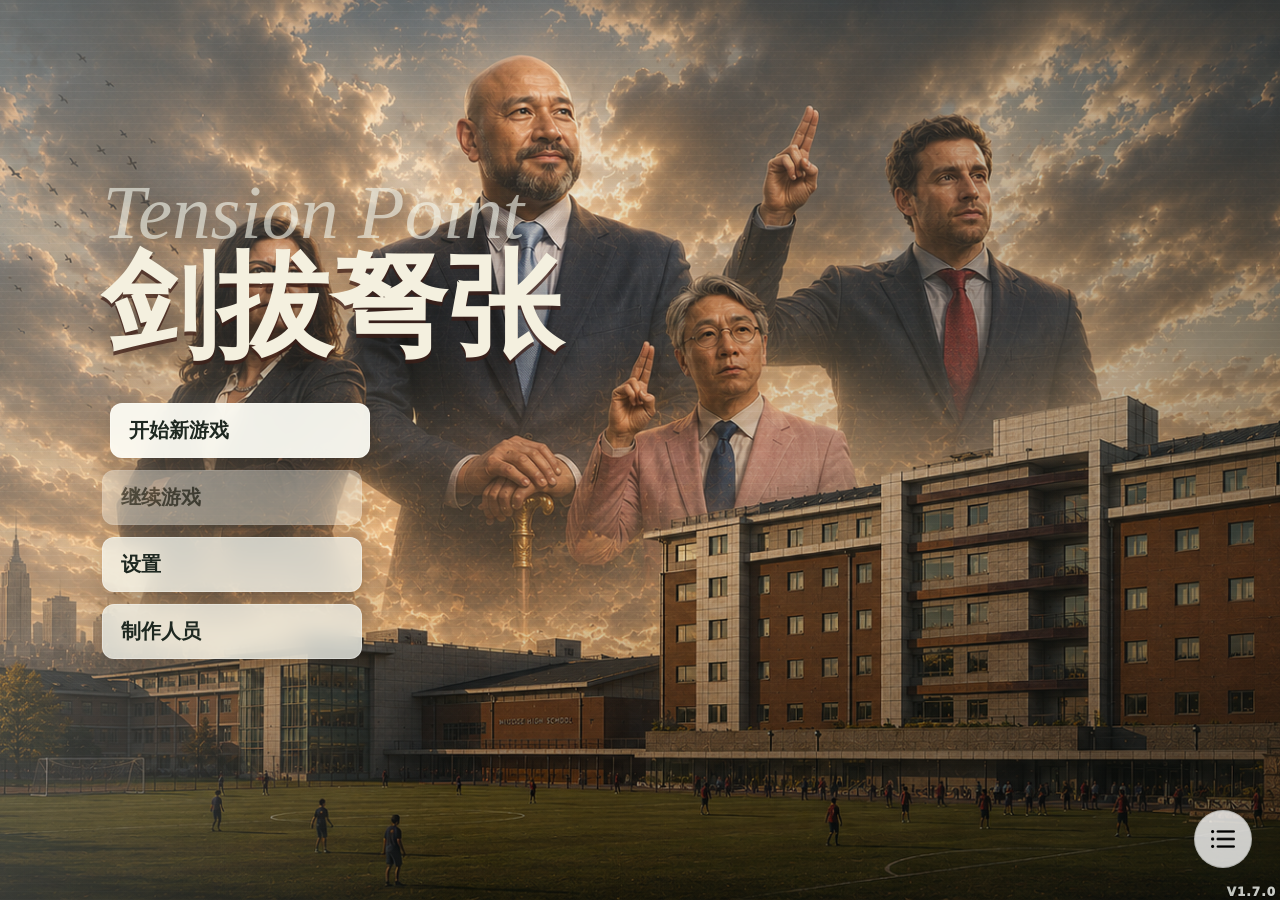
<file: index.html>
<!doctype html>
<html lang="zh-CN">
  <head>
    <meta charset="UTF-8" />
    <meta name="viewport" content="width=device-width, initial-scale=1.0" />
    <meta name="description" content="《剑拔弩张》是一款校园政治与组织管理策略模拟游戏。招募学生、建立行动小队、发展组织势力、管理信任与压力，并通过宣传、侦查、集会等行动扩大你的影响力。">
    <meta name="keywords" content="TCIS, 剑拔弩张, Tension Point, 校园政治, 策略游戏, 模拟游戏, 学生组织, 学生会, 派系管理, 组织管理, 行动小队, 招募系统, 信任度系统, 压力系统, browser game, web game, strategy game, Taejon Christian International School, Daejon Christian International School">
    <meta name="author" content="Umbra">
    <meta name="robots" content="index,follow">
    <meta property="og:title" content="剑拔弩张 Tension Point">
    <meta property="og:description" content="校园政治与组织管理策略模拟网页游戏。招募学生、建立行动小队、管理信任与压力，并通过宣传、侦查、集会扩大影响力。">
    <meta property="og:type" content="website">
    <meta property="og:image" content="https://tcis.gaschamber.online/assets/主页.png">
    <meta name="theme-color" content="#eef2ea">
    <meta name="twitter:card" content="summary_large_image">
    <meta name="twitter:title" content="剑拔弩张 Tension Point">
    <meta name="twitter:description" content="校园政治与组织管理策略模拟网页游戏。招募学生、建立行动小队、管理信任与压力，并通过宣传、侦查、集会扩大影响力。">
    <meta name="twitter:image" content="https://tcis.gaschamber.online/assets/主页.png">
    <title>剑拔弩张 Tension Point | 校园政治策略模拟网页游戏</title>
    <link rel="canonical" href="https://tcis.gaschamber.online/">
    <link rel="icon" href="favicon.ico" sizes="any" />
    <link rel="stylesheet" href="style.css" />
  </head>
  <body>
    <section id="loadingScreen" class="loading-screen" aria-label="资源加载中" data-i18n-aria-label="loading.label">
      <div class="loading-core">
        <div class="loading-spinner" aria-hidden="true"></div>
        <div class="loading-percent" id="loadingPercent">0%</div>
        <div class="loading-bar" aria-hidden="true">
          <i id="loadingFill"></i>
        </div>
        <p id="loadingStatus" data-i18n="loading.checking">正在检查校园档案...</p>
        <button id="loadingContinue" class="loading-continue" type="button" data-i18n="common.continue" hidden>继续进入</button>
      </div>
    </section>

    <section id="mobileNotice" class="mobile-notice" aria-label="移动端提示" data-i18n-aria-label="mobile.label" hidden>
      <article class="mobile-notice-card" role="dialog" aria-modal="true" aria-labelledby="mobileNoticeTitle">
        <span class="mobile-notice-kicker">DEVICE NOTICE</span>
        <h2 id="mobileNoticeTitle" data-i18n="mobile.title">检测到移动端设备</h2>
        <p data-i18n="mobile.body">
          当前设备可能无法获得完整游戏体验。部分按钮、地图拖动、右键菜单或快捷键功能可能无法正常工作。
          建议使用电脑端或横屏模式游玩，以获得最佳体验。
        </p>
        <button id="mobileNoticeConfirm" type="button" data-i18n="mobile.confirm">我已知晓</button>
      </article>
    </section>

    <section id="mainMenu" class="main-menu" aria-label="主菜单" data-i18n-aria-label="menu.label">
      <div class="title-block">
        <p>Tension Point</p>
        <h1>剑拔弩张</h1>
      </div>

      <nav class="main-options" aria-label="主菜单选项">
        <button id="startGame" class="menu-option active" type="button" data-i18n="menu.start">开始新游戏</button>
        <button class="menu-option disabled" type="button" data-i18n="menu.continue" disabled>继续游戏</button>
        <button id="openSettings" class="menu-option" type="button" data-i18n="menu.settings">设置</button>
        <button id="showCredits" class="menu-option" type="button" data-i18n="menu.credits">制作人员</button>
      </nav>
    </section>

    <nav id="quickDock" class="quick-dock" aria-label="主页快捷菜单" data-i18n-aria-label="dock.label">
      <div class="quick-dock-panel" aria-hidden="true">
        <button id="quickDockWiki" class="quick-dock-item" type="button" aria-label="百科" data-label="百科" data-i18n-aria-label="dock.wiki" data-i18n-data-label="dock.wiki">
          <img src="assets/icon/wiki.png" alt="" />
        </button>
        <button id="quickDockUpdate" class="quick-dock-item" type="button" aria-label="更新日志" data-label="更新日志" data-i18n-aria-label="dock.updates" data-i18n-data-label="dock.updates">
          <img src="assets/icon/update.png" alt="" />
        </button>
        <button class="quick-dock-item" type="button" aria-label="报告问题" data-label="报告问题" data-i18n-aria-label="dock.bug" data-i18n-data-label="dock.bug">
          <img src="assets/icon/bug.png" alt="" />
        </button>
      </div>
      <button id="quickDockToggle" class="quick-dock-toggle" type="button" aria-label="展开快捷菜单" aria-expanded="false" data-i18n-aria-label="dock.expand">
        <img src="assets/icon/收起.png" alt="" />
      </button>
    </nav>

    <section id="updateLogOverlay" class="update-log-overlay" aria-label="更新日志" data-i18n-aria-label="dock.updates" hidden>
      <article class="update-log-modal" role="dialog" aria-modal="true" aria-labelledby="updateLogTitle">
        <button id="closeUpdateLog" class="update-log-close" type="button" aria-label="关闭更新日志" data-i18n-aria-label="updates.close">×</button>
        <header class="update-log-header">
          <span>SYSTEM CHANGELOG</span>
          <h2 id="updateLogTitle" data-i18n="updates.archive">版本档案</h2>
        </header>
        <div id="updateLogContent" class="update-log-content"></div>
      </article>
    </section>

    <section id="wikiOverlay" class="wiki-overlay" aria-label="百科" data-i18n-aria-label="wiki.overlayLabel" hidden>
      <article class="wiki-modal" role="dialog" aria-modal="true" aria-labelledby="wikiOverlayTitle">
        <header class="wiki-modal-header">
          <div>
            <span>FIELD WIKI</span>
            <h2 id="wikiOverlayTitle" data-i18n="wiki.archive">校园档案库</h2>
          </div>
          <div class="wiki-modal-actions">
            <a class="wiki-fullscreen-link" href="/wiki/" target="_self" data-i18n="wiki.fullscreen">全屏打开</a>
            <button id="closeWikiOverlay" class="wiki-close" type="button" aria-label="关闭百科" data-i18n-aria-label="wiki.close">×</button>
          </div>
        </header>
        <iframe id="wikiFrame" class="wiki-frame" title="剑拔弩张百科" src="about:blank"></iframe>
      </article>
    </section>

    <div id="globalVersionBadge" class="global-version-badge" aria-label="当前版本">V1.7.0</div>

    <section id="factionSelect" class="faction-select" aria-label="选择阵营" data-i18n-aria-label="faction.choose" hidden>
      <div class="faction-header">
        <h2 data-i18n="faction.choose">选择你的阵营</h2>
        <p>CHOOSE YOUR FACTION</p>
      </div>

      <article class="faction-side faction-faculty" aria-label="老师阵营" data-i18n-aria-label="faction.faculty">
        <img class="faction-bg" src="assets/老师阵营背景.png" alt="" />
        <div class="faction-shade"></div>
        <img class="faction-logo" src="assets/老师阵营logo.png" alt="" />
        <img class="faction-representative" src="assets/老师代表.png" alt="" />
        <div class="faction-copy">
          <span>FACTION 01</span>
          <h3 data-i18n="faction.faculty">老师阵营</h3>
          <p class="faction-en">FACULTY FACTION</p>
          <p class="faction-values" data-i18n="faction.facultyValues">信仰 · 责任 · 引导</p>
          <p class="faction-desc" data-i18n="faction.facultyDescription">秩序需要信念来支撑，学生需要引导来成长。</p>
        </div>
        <button id="selectFaculty" class="faction-button faculty-button" type="button">
          <strong data-i18n="faction.joinFaculty">加入老师阵营</strong>
          <span>JOIN THE FACULTY</span>
        </button>
      </article>

      <article class="faction-side faction-students" aria-label="学生阵营" data-i18n-aria-label="faction.students">
        <img class="faction-bg" src="assets/学生阵营背景.png" alt="" />
        <div class="faction-shade"></div>
        <img class="faction-logo" src="assets/学生阵营logo.png" alt="" />
        <img class="faction-representative" src="assets/学生代表.png" alt="" />
        <div class="faction-copy">
          <span>FACTION 02</span>
          <h3 data-i18n="faction.students">学生阵营</h3>
          <p class="faction-en">STUDENT FACTION</p>
          <p class="faction-values" data-i18n="faction.studentValues">自由 · 反抗 · 改变</p>
          <p class="faction-desc" data-i18n="faction.studentDescription">规则束缚思想，改变源于行动。</p>
        </div>
        <button id="selectStudents" class="faction-button student-button" type="button">
          <strong data-i18n="faction.joinStudents">加入学生阵营</strong>
          <span>JOIN THE STUDENTS</span>
        </button>
      </article>
    </section>

    <section id="settingsPanel" class="settings-panel" aria-label="主页设置" hidden>
      <div class="settings-card">
        <div class="settings-head">
          <h2><img src="assets/icon/音频.png" alt="" /><span data-i18n="settings.title">设置</span></h2>
          <button id="closeSettings" type="button" aria-label="关闭设置" data-i18n-aria-label="settings.close">×</button>
        </div>
        <label class="setting-row" for="languageSelect">
          <span data-i18n="settings.language">语言</span>
          <select id="languageSelect">
            <option value="zh" data-i18n="settings.chinese">中文</option>
            <option value="en" data-i18n="settings.english">English</option>
          </select>
        </label>
        <label class="setting-row" for="musicSelect">
          <span data-i18n="settings.music">音乐</span>
          <select id="musicSelect">
            <option value="0">Aphelion</option>
            <option value="1">Phoenix</option>
            <option value="2">Scott</option>
            <option value="3">There was a time</option>
          </select>
        </label>
        <label class="setting-row" for="playMode">
          <span data-i18n="settings.playMode">播放方式</span>
          <select id="playMode">
            <option value="sequence" data-i18n="settings.sequence">顺序播放</option>
            <option value="loop" data-i18n="settings.loop">循环播放</option>
            <option value="random" data-i18n="settings.random">随机播放</option>
          </select>
        </label>
        <div class="mode-icons" aria-label="播放模式图标">
          <span><img src="assets/icon/音频.png" alt="" /><b data-i18n="settings.sequenceShort">顺序</b></span>
          <span><img src="assets/icon/循环.png" alt="" /><b data-i18n="settings.loopShort">循环</b></span>
          <span><img src="assets/icon/随机.png" alt="" /><b data-i18n="settings.randomShort">随机</b></span>
        </div>
      </div>
    </section>

    <section id="creditsScreen" class="credits-screen" aria-label="制作人员" hidden>
      <button id="backToMenu" class="credits-back" type="button" data-i18n="credits.back">返回主菜单</button>
      <div class="credits-roll">
        <p class="credits-title">《Tension Point》</p>
        <p>A Game By Umbra.</p>

        <h2>Lead Designer</h2>
        <p>Umbra</p>

        <h2>Gameplay Systems</h2>
        <p>Umbra</p>

        <h2>UI / UX Design</h2>
        <p>Umbra</p>

        <h2>Province Mapping</h2>
        <p>Arthur L.</p>

        <h2>Psychological Damage</h2>
        <p>Also Arthur L.</p>
      </div>
    </section>

    <section id="cloudTransition" class="cloud-transition" aria-hidden="true">
      <div class="cloud-bank cloud-bank-left">
        <img src="assets/image/云朵.png" alt="" />
        <img src="assets/image/云朵.png" alt="" />
        <img src="assets/image/云朵.png" alt="" />
        <img src="assets/image/云朵.png" alt="" />
      </div>
      <div class="cloud-bank cloud-bank-right">
        <img src="assets/image/云朵.png" alt="" />
        <img src="assets/image/云朵.png" alt="" />
        <img src="assets/image/云朵.png" alt="" />
        <img src="assets/image/云朵.png" alt="" />
      </div>
    </section>

    <div class="app-shell">
      <header class="topbar">
        <section class="hud-stack" aria-label="全局状态" data-i18n-aria-label="game.globalStatus">
          <div class="hud-row resource-row">
            <article class="resource-chip" title="手机：2">
              <img src="assets/icon/手机.png" alt="" />
              <strong id="phoneCount">10</strong>
            </article>
            <article class="resource-chip" title="金钱：35">
              <img src="assets/icon/钱.png" alt="" />
              <strong id="moneyCount">35</strong>
            </article>
            <article class="resource-chip" title="食物：18">
              <img src="assets/icon/食物.png" alt="" />
              <strong id="foodCount">18</strong>
            </article>
            <article class="resource-chip" title="人数：2">
              <img src="assets/icon/人数.png" alt="" />
              <strong id="memberCount">2</strong>
            </article>
            <article id="pressureChip" class="meter-chip hud-tip-chip">
              <img src="assets/icon/压力.png" alt="" />
              <span data-i18n="student.stress">压力</span>
              <div class="meter"><i id="pressureMeter" style="width: 0%"></i></div>
              <span id="pressureTip" class="hud-tooltip">压力：0%</span>
            </article>
            <article id="fameChip" class="meter-chip fame hud-tip-chip">
              <img src="assets/icon/知名度.png" alt="" />
              <span data-i18n="hud.fame">知名度</span>
              <div class="meter"><i id="fameMeter" style="width: 6%"></i></div>
              <span id="fameTip" class="hud-tooltip">知名度：6%</span>
            </article>
          </div>

          <div class="hud-row status-row">
            <article id="stabilityChip" class="meter-chip hud-tip-chip">
              <img src="assets/icon/稳定度.png" alt="" />
              <span data-i18n="label.stability">稳定度</span>
              <div class="meter"><i id="stabilityMeter" style="width: 0%"></i></div>
              <span id="stabilityTip" class="hud-tooltip">稳定度：0%</span>
            </article>
            <article id="studentSupportChip" class="meter-chip hud-tip-chip">
              <img src="assets/icon/支持率.png" alt="" />
              <span data-i18n="hud.support">学生支持</span>
              <div class="meter"><i id="studentSupportMeter" style="width: 0%"></i></div>
              <span id="studentSupportTip" class="hud-tooltip">学生支持：0%</span>
            </article>
            <article id="awarenessChip" class="meter-chip danger hud-tip-chip">
              <img src="assets/icon/察觉.png" alt="" />
              <span data-i18n="hud.awareness">察觉</span>
              <div class="meter"><i id="awarenessMeter" style="width: 0%"></i></div>
              <span id="awarenessTip" class="hud-tooltip">察觉：0%</span>
            </article>
          </div>
        </section>
      </header>

      <section class="top-actions" aria-label="时间与系统控制" data-i18n-aria-label="game.controls">
        <article id="zoomValue" class="zoom-value" aria-label="地图缩放" data-i18n-aria-label="game.zoom">100%</article>
        <article id="timeChip" class="time-chip" title="第 1 天：上课">
          <img src="assets/icon/时间.png" alt="" />
          <span id="dayLabel">第 1 天</span>
          <strong id="phaseLabel">上课</strong>
        </article>
        <button id="gameSettings" class="action-chip" type="button" aria-label="设置" data-label="设置" data-i18n-aria-label="menu.settings" data-i18n-data-label="menu.settings">
          <img src="assets/icon/设置.png" alt="" />
        </button>
        <div id="speedControl" class="speed-control" style="--speed-index: 1" aria-label="时间速度" data-i18n-aria-label="game.timeSpeed">
          <img id="speedPointer" class="speed-pointer" src="assets/icon/时间指针.png" alt="" />
          <button class="speed-option" type="button" data-speed="0">S</button>
          <span></span>
          <button class="speed-option active" type="button" data-speed="1">1X</button>
          <span></span>
          <button class="speed-option" type="button" data-speed="2">2X</button>
          <span></span>
          <button class="speed-option" type="button" data-speed="5">5X</button>
        </div>
        <button id="pauseToggle" class="action-chip" type="button" aria-label="暂停" data-label="暂停">
          <img id="pauseIcon" src="assets/icon/停.png" alt="" />
        </button>
      </section>

      <section class="day-progress-hud" aria-label="日程进度" data-i18n-aria-label="game.schedule">
        <div id="semesterDayLabel" class="semester-day-label">第一学期 第 1 天</div>
        <div class="day-progress-track">
          <div id="dayProgressFill" class="day-progress-fill"></div>
          <span class="timeline-marker marker-lunch" data-i18n="game.lunch">午饭</span>
          <span class="timeline-marker marker-after" data-i18n="game.afterSchool">放学后</span>
          <span class="timeline-label label-day" data-i18n="game.daytime">白天</span>
          <span class="timeline-label label-night" data-i18n="game.evening">晚上</span>
        </div>
      </section>

      <main class="game-layout">
        <aside class="left-rail" aria-label="战略菜单" data-i18n-aria-label="game.strategyMenu">
          <button class="rail-button active" type="button" aria-label="管理" data-label="管理" data-i18n-aria-label="game.management" data-i18n-data-label="game.management">
            <img src="assets/icon/管理.png" alt="" />
          </button>
          <button id="membersButton" class="rail-button" type="button" aria-label="成员" data-label="成员" data-i18n-aria-label="game.members" data-i18n-data-label="game.members">
            <img src="assets/icon/人数.png" alt="" />
          </button>
          <button id="recruitButton" class="rail-button" type="button" aria-label="招募" data-label="招募" data-i18n-aria-label="game.recruit" data-i18n-data-label="game.recruit">
            <img src="assets/icon/招募.png" alt="" />
          </button>
          <button id="squadButton" class="rail-button" type="button" aria-label="行动小队" data-label="行动小队" data-i18n-aria-label="game.squads" data-i18n-data-label="game.squads">
            <img src="assets/icon/行动小队.png" alt="" />
          </button>
          <button class="rail-button" type="button" aria-label="科技树" data-label="科技树" data-i18n-aria-label="game.techTree" data-i18n-data-label="game.techTree">
            <img src="assets/icon/科技树.png" alt="" />
          </button>
          <button id="mailButton" class="rail-button" type="button" aria-label="邮件" data-label="邮件" data-i18n-aria-label="game.mail" data-i18n-data-label="game.mail">
            <img src="assets/icon/邮件.png" alt="" />
          </button>
        </aside>

        <section class="map-stage" aria-label="校园战略地图" data-i18n-aria-label="game.map">
          <div id="mapViewport" class="map-viewport" tabindex="-1">
            <div id="mapContent" class="map-content">
              <img id="campusMap" class="map-image active" src="assets/学校视图.png" alt="学校卫星战略地图" draggable="false" />
              <img id="campusMapAlt" class="map-image" src="assets/学校视图.png" alt="" draggable="false" aria-hidden="true" />
              <canvas id="highlightCanvas" width="1988" height="791" aria-hidden="true"></canvas>
              <div id="squadMarkerLayer" class="squad-marker-layer" aria-label="行动小队位置"></div>
              <div id="memberMarkerLayer" class="member-marker-layer" aria-hidden="true"></div>
            </div>
          </div>

          <div id="hoverCard" class="hover-card" hidden>
            <strong id="hoverName">区域</strong>
            <span id="hoverFunction">功能</span>
          </div>

        </section>

        <section id="headquartersSelectOverlay" class="headquarters-select-overlay" aria-label="选择小队总部" hidden>
          <div class="crosshair-line horizontal"></div>
          <div class="crosshair-line vertical"></div>
          <div class="crosshair-center"></div>
          <aside class="headquarters-hint">
            <strong>选择小队总部</strong>
            <span id="headquartersHintText">移动地图，让准星中心对准有效地块。按 Enter 完成选择。</span>
          </aside>
        </section>

        <aside id="regionPanel" class="region-popover" aria-label="区域信息" hidden>
          <section class="panel-card selected-region">
            <div class="panel-title">
              <img src="assets/icon/区域.png" alt="" />
              <span data-i18n="region.selected">选中区域</span>
            </div>
            <h2 id="regionName" data-i18n="region.unselected">未选择区域</h2>
            <p id="regionFunction" data-i18n="region.hint">点击地图上的彩色 Province 区域查看基础信息。</p>

            <dl class="region-stats">
              <div>
                <dt><img src="assets/icon/支持率.png" alt="" /><span data-i18n="region.support">支持率</span></dt>
                <dd id="regionSupport">--</dd>
              </div>
              <div>
                <dt><img src="assets/icon/压力.png" alt="" /><span data-i18n="region.pressure">压力</span></dt>
                <dd id="regionPressure">--</dd>
              </div>
              <div>
                <dt><img src="assets/icon/巡逻.png" alt="" /><span data-i18n="region.patrol">巡逻</span></dt>
                <dd id="regionPatrol">--</dd>
              </div>
              <div>
                <dt><img src="assets/icon/人数.png" alt="" /><span data-i18n="region.organizationStudents">组织学生</span></dt>
                <dd><button id="regionMembersButton" class="region-members-button" type="button">--</button></dd>
              </div>
              <div>
                <dt><img src="assets/icon/人.png" alt="" /><span data-i18n="region.studentCount">学生人数</span></dt>
                <dd id="regionStudentCount">--</dd>
              </div>
            </dl>
            <div class="region-actions">
              <button id="regionActionsToggle" class="region-actions-toggle" type="button" aria-expanded="false">
                <span data-i18n="region.actions">行动</span>
                <img id="regionActionsArrow" src="assets/icon/时间指针.png" alt="" />
              </button>
              <div id="regionActionList" class="region-action-list" hidden></div>
            </div>
          </section>
        </aside>

        <aside id="squadInfoPanel" class="squad-info-panel" aria-label="行动小队信息" hidden>
          <section class="panel-card">
            <div class="panel-title squad-info-title">
              <span>
                <img src="assets/icon/行动小队.png" alt="" />
                <span data-i18n="squads.info">行动小队</span>
              </span>
              <button id="squadInfoEdit" class="squad-info-edit" type="button" data-i18n="squads.edit">编辑队伍</button>
            </div>
            <div class="squad-info-head">
              <span id="squadInfoFlag" class="squad-info-flag"></span>
              <div>
                <h2 id="squadInfoName">小队</h2>
                <button id="squadInfoStatus" class="squad-status-button" type="button">状态：--</button>
              </div>
            </div>
            <div id="squadStatusMenu" class="squad-status-menu" hidden></div>
            <dl class="squad-info-stats">
              <div><dt data-i18n="squads.count">人数</dt><dd><button id="squadInfoCount" class="squad-info-count" type="button">--</button></dd></div>
              <div><dt data-i18n="squads.headquarters">总部</dt><dd id="squadInfoHeadquarters">--</dd></div>
              <div><dt data-i18n="squads.stability">稳定度</dt><dd id="squadInfoStability">--</dd></div>
              <div><dt data-i18n="squads.pressure">压力</dt><dd id="squadInfoPressure">--</dd></div>
            </dl>
            <button id="squadInfoMove" class="squad-info-move" type="button" data-i18n="squads.move">移动</button>
          </section>
        </aside>

        <aside id="squadMemberPanel" class="squad-member-panel" aria-label="小队成员列表" hidden>
          <section class="panel-card">
            <div class="panel-title">
              <img src="assets/icon/人数.png" alt="" />
              <span id="squadMemberPanelTitle">小队成员</span>
            </div>
            <div id="squadInfoMembers" class="squad-info-members"></div>
          </section>
        </aside>

        <aside id="regionMemberPanel" class="region-member-panel" aria-label="区域组织学生" hidden>
          <section class="panel-card">
            <div class="panel-title">
              <img src="assets/icon/人数.png" alt="" />
              <span id="regionMemberPanelTitle">组织学生</span>
            </div>
            <div id="regionMemberList" class="region-member-list"></div>
          </section>
        </aside>

        <aside id="recruitPanel" class="recruit-panel" aria-label="招募学生" hidden>
          <div class="recruit-tabs" aria-label="年级筛选">
            <button class="grade-tab active" type="button" data-grade="6">6</button>
            <button class="grade-tab" type="button" data-grade="7">7</button>
            <button class="grade-tab" type="button" data-grade="8">8</button>
            <button class="grade-tab" type="button" data-grade="9">9</button>
            <button class="grade-tab" type="button" data-grade="10">10</button>
            <button class="grade-tab" type="button" data-grade="11">11</button>
            <button class="grade-tab" type="button" data-grade="12">12</button>
          </div>
          <section class="recruit-list-wrap">
            <div class="panel-title">
              <img src="assets/icon/招募.png" alt="" />
              <span id="recruitTitle">6 年级学生</span>
            </div>
            <div id="recruitList" class="recruit-list"></div>
          </section>
        </aside>

        <aside id="membersPanel" class="members-panel" aria-label="成员" hidden>
          <section class="members-list-wrap core-list-wrap">
            <div class="panel-title">
              <img src="assets/icon/人数.png" alt="" />
              <span data-i18n="panel.coreMembers">核心成员</span>
            </div>
            <div id="coreMembersList" class="recruit-list"></div>
          </section>
          <section class="members-list-wrap regular-list-wrap">
            <div class="panel-title">
              <img src="assets/icon/人数.png" alt="" />
              <span data-i18n="panel.members">成员</span>
            </div>
            <div id="membersList" class="recruit-list"></div>
          </section>
        </aside>

        <aside id="mailPanel" class="mail-panel" aria-label="邮件" hidden>
          <section class="mail-list-wrap">
            <div class="panel-title">
              <img src="assets/icon/邮件.png" alt="" />
              <span data-i18n="panel.undergroundMail">地下邮件</span>
            </div>
            <div id="mailList" class="mail-list"></div>
          </section>
        </aside>

        <aside id="squadPanel" class="squad-panel" aria-label="行动小队" hidden>
          <section class="squad-list-wrap">
            <div class="panel-title">
              <img src="assets/icon/行动小队.png" alt="" />
              <span data-i18n="game.squads">行动小队</span>
            </div>
            <div id="squadList" class="squad-list"></div>
          </section>
        </aside>

        <section id="squadCreateModal" class="squad-create-modal" aria-label="创建行动小队" hidden>
          <div class="squad-create-card">
            <div class="squad-create-head">
              <div class="panel-title">
                <img src="assets/icon/行动小队.png" alt="" />
                <span data-i18n="panel.createSquad">创建新的行动小队</span>
              </div>
              <button id="closeSquadCreate" class="squad-close" type="button" aria-label="关闭创建窗口">×</button>
            </div>

            <div class="squad-create-grid">
              <section class="squad-info-column">
                <div class="squad-identity">
                  <button id="squadFlagButton" class="squad-flag-button" type="button" aria-label="更改队旗">
                    <img id="squadFlagImage" src="assets/学生阵营logo.png" alt="" />
                    <span id="squadFlagEmoji" hidden>🏴‍☠️</span>
                  </button>
                  <label class="squad-name-field" for="squadNameInput">
                    <span data-i18n="panel.squadName">队伍名称</span>
                    <input id="squadNameInput" type="text" value="" maxlength="16" placeholder="点击输入文本" data-i18n-placeholder="squads.namePlaceholder" />
                  </label>
                </div>
                <dl id="draftSquadStats" class="squad-stats-grid"></dl>
                <button id="createSquadConfirm" class="create-squad-confirm" type="button" data-i18n="squads.createAction" disabled>创建队伍</button>
                <button id="relocateSquadButton" class="relocate-squad-button" type="button" data-i18n="headquarters.relocate" hidden>迁移新位置</button>
              </section>

              <section class="squad-roster-column">
                <div class="panel-title">
                  <img src="assets/icon/人数.png" alt="" />
                  <span data-i18n="panel.squadMembers">编队成员</span>
                </div>
                <div id="draftSquadMembers" class="draft-squad-members"></div>
              </section>

              <section class="squad-pick-column">
                <div class="panel-title">
                  <img src="assets/icon/人.png" alt="" />
                  <span data-i18n="panel.memberSelection">成员选择</span>
                </div>
                <div id="squadCandidateList" class="squad-candidate-list"></div>
              </section>
            </div>
          </div>
        </section>

        <div id="flagPicker" class="flag-picker" hidden>
          <button type="button" data-flag-type="image" data-flag-value="assets/学生阵营logo.png" data-i18n="squads.defaultFlag">默认</button>
          <button type="button" data-flag-type="emoji" data-flag-value="🏴‍☠️">🏴‍☠️</button>
          <button type="button" data-flag-type="emoji" data-flag-value="🇺🇸">🇺🇸</button>
          <button type="button" data-flag-type="emoji" data-flag-value="🇯🇵">🇯🇵</button>
          <button type="button" data-flag-type="emoji" data-flag-value="🇩🇪">🇩🇪</button>
        </div>

        <div id="squadMemberContext" class="squad-member-context" hidden>
          <button id="removeDraftMember" type="button" data-i18n="squads.removeDraftMember">移出队伍</button>
          <button id="inspectDraftMember" type="button" data-i18n="squads.inspectMember">查看成员信息</button>
        </div>

        <div id="squadListContext" class="squad-member-context" hidden>
          <button id="editSquad" type="button" data-i18n="squads.edit">编辑队伍</button>
          <button id="disbandSquad" type="button" data-i18n="squads.disband">解散队伍</button>
        </div>

        <section id="candidateInfoPopup" class="candidate-info-popup" aria-label="成员信息" hidden></section>

        <aside id="studentDetailPanel" class="student-detail-panel" aria-label="学生信息" hidden>
          <section class="panel-card">
            <div class="panel-title">
              <img src="assets/icon/人.png" alt="" />
              <span data-i18n="student.info">人员信息</span>
            </div>
            <h2 id="studentDetailName">学生</h2>
            <dl class="student-detail-grid">
              <div><dt data-i18n="student.grade">年级</dt><dd id="studentDetailGrade">--</dd></div>
              <div><dt data-i18n="student.personality">性格</dt><dd id="studentDetailPersonality">--</dd></div>
              <div><dt data-i18n="student.faction">派系</dt><dd id="studentDetailFaction">--</dd></div>
              <div><dt data-i18n="student.status">状态</dt><dd id="studentDetailStatus">--</dd></div>
              <div><dt data-i18n="student.trust">信任度</dt><dd id="studentDetailTrust">--</dd></div>
              <div><dt data-i18n="student.stress">压力</dt><dd id="studentDetailStress">--</dd></div>
              <div><dt data-i18n="student.squad">所属小队</dt><dd id="studentDetailSquad">无</dd></div>
              <div id="studentDetailResistanceCard" class="student-detail-hover-card">
                <dt data-i18n="student.resistance">压力抗性</dt>
                <dd id="studentDetailResistance">--</dd>
                <span id="studentDetailResistanceTip" class="student-detail-tip">--</span>
              </div>
            </dl>
            <div class="student-abilities">
              <span id="studentLiterature">文学 --</span>
              <span id="studentEmergency">应急 --</span>
              <span id="studentStrength">体力 --</span>
              <span id="studentVision">视力 --</span>
            </div>
            <section id="positionPanel" class="position-panel" hidden>
              <div class="panel-title">
                <img src="assets/icon/管理.png" alt="" />
                <span data-i18n="student.changeRole">更改职位</span>
              </div>
              <div id="positionOptions" class="position-options"></div>
            </section>
            <div class="student-actions">
              <button id="bribeStudent" class="student-action bribe" type="button" data-i18n="student.bribe">贿赂</button>
              <button id="inviteStudent" class="student-action invite" type="button" data-i18n="student.invite">邀请</button>
              <button id="removeMember" class="student-action leave" type="button" data-i18n="student.leave" hidden>让他离开</button>
            </div>
          </section>
        </aside>

        <section id="confirmModal" class="confirm-modal" aria-label="确认操作" hidden>
          <div class="confirm-card">
            <p id="confirmMessage">确认操作？</p>
            <div class="confirm-actions">
              <button id="cancelConfirm" class="confirm-cancel" type="button" data-i18n="common.cancel">取消</button>
              <button id="acceptConfirm" class="confirm-accept" type="button" data-i18n="common.confirm">确认</button>
            </div>
          </div>
        </section>

        <section id="actionConfirmModal" class="action-confirm-modal" aria-label="区域行动确认" hidden>
          <div class="action-confirm-card">
            <div class="action-confirm-head">
              <h2 id="actionConfirmTitle">行动</h2>
              <button id="closeActionConfirm" type="button" aria-label="关闭行动窗口">×</button>
            </div>
            <p id="actionConfirmBody">你确定要执行行动吗？</p>
            <div id="actionSquadList" class="action-squad-list"></div>
          </div>
        </section>

        <section id="endingScreen" class="ending-screen" aria-label="游戏结局" hidden>
          <div class="ending-card">
            <p id="endingType">平局</p>
            <h2 id="endingTitle">任期结束</h2>
            <span id="endingBody">玩家代表毕业离校，地下组织未能在任期内完成目标。</span>
          </div>
        </section>

        <section id="eventLog" class="event-log" aria-label="事件日志" data-i18n-aria-label="game.eventLog">
          <button id="collapseLog" class="collapse-log" type="button" aria-label="收起日志">
            <img src="assets/icon/收起.png" alt="" />
          </button>
          <div class="panel-title">
            <img src="assets/icon/突发事件.png" alt="" />
            <span data-i18n="log.title">局势日志</span>
          </div>
          <ol id="logList">
            <li><time>07:50</time> <span data-i18n="log.initial1">地下组织建立，初始成员 2 人。</span></li>
            <li><time>08:10</time> <span data-i18n="log.initial2">管理层察觉值保持 0%，校园处于正常状态。</span></li>
            <li><time>08:30</time> <span data-i18n="log.initial3">等待玩家选择第一个 Province 区域。</span></li>
          </ol>
        </section>
        <button id="expandLog" class="expand-log" type="button" aria-label="展开日志" hidden>
          <img src="assets/icon/收起.png" alt="" />
        </button>
      </main>
    </div>

    <script src="i18n.js"></script>
    <script src="game.js"></script>
  </body>
</html>
</file>
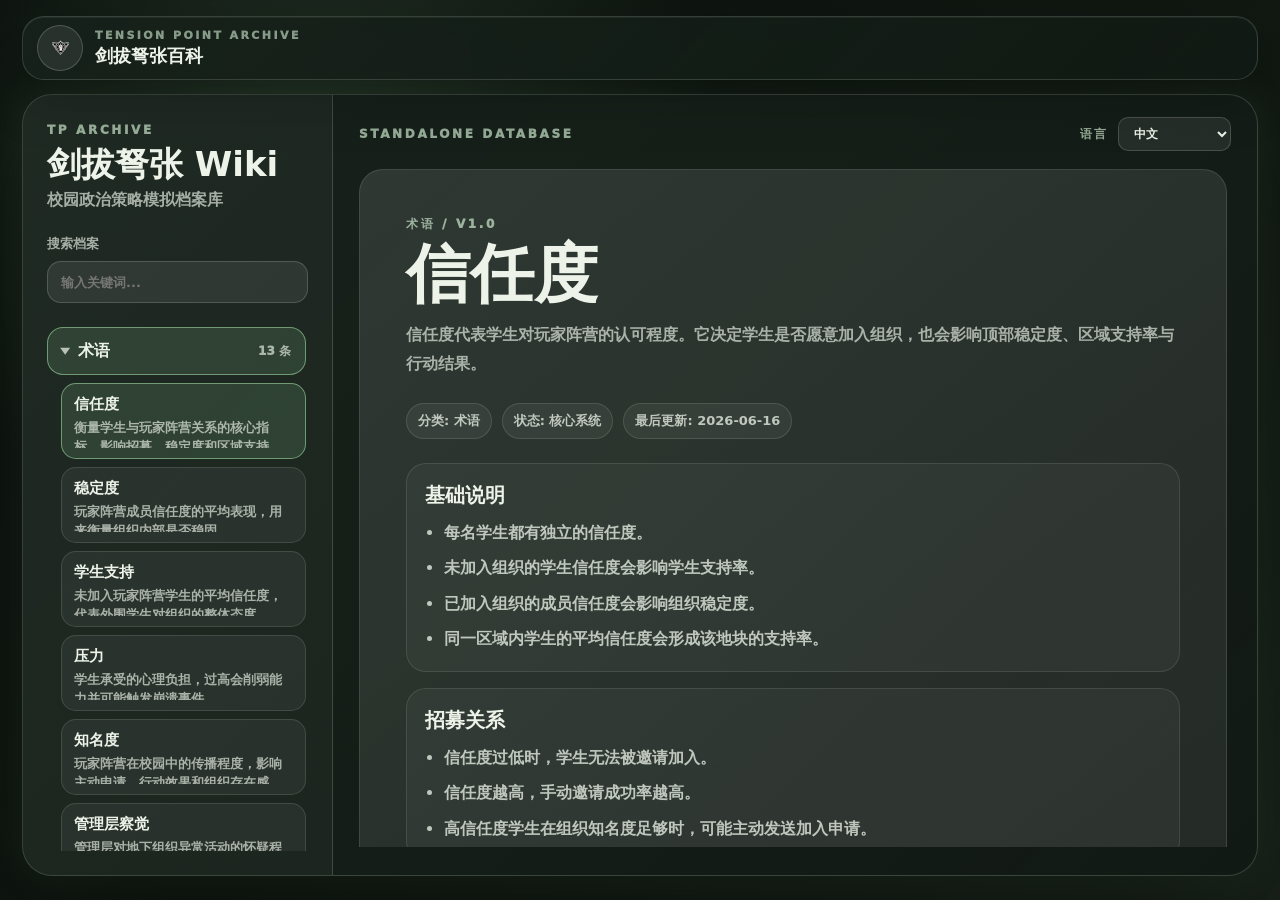
<file: wiki/index.html>
<!doctype html>
<html lang="zh-CN">
  <head>
    <meta charset="UTF-8" />
    <meta name="viewport" content="width=device-width, initial-scale=1.0" />
    <meta
      name="description"
      content="《剑拔弩张 Tension Point》百科档案库，收录游戏系统、资源、派系、事件与核心术语。"
    />
    <meta name="robots" content="index,follow" />
    <title>剑拔弩张 Wiki | Tension Point Archive</title>
    <link rel="canonical" href="https://tcis.gaschamber.online/wiki/" />
    <link rel="icon" href="../favicon.ico" sizes="any" />
    <link rel="stylesheet" href="wiki.css" />
  </head>
  <body>
    <nav class="wiki-global-nav" aria-label="Wiki 导航">
      <a id="wikiHomeLink" class="wiki-home-link" href="/" aria-label="返回主页">
        <img src="../assets/学生阵营logo.png" alt="" />
      </a>
      <div class="wiki-nav-title">
        <span>TENSION POINT ARCHIVE</span>
        <strong id="wikiNavName">剑拔弩张百科</strong>
      </div>
    </nav>

    <main class="wiki-shell" aria-label="剑拔弩张百科">
      <aside class="wiki-sidebar">
        <header class="wiki-brand">
          <span>TP ARCHIVE</span>
          <h1 id="wikiBrandTitle">剑拔弩张 Wiki</h1>
          <p id="wikiBrandTagline">校园政治策略模拟档案库</p>
        </header>

        <label class="wiki-search">
          <span id="wikiSearchLabel">搜索档案</span>
          <input id="wikiSearch" type="search" placeholder="输入关键词..." autocomplete="off" />
        </label>

        <nav id="wikiCategoryList" class="wiki-categories" aria-label="百科分类"></nav>
      </aside>

        <section class="wiki-main">
          <div class="wiki-topline">
            <span id="wikiModeLabel">STANDALONE DATABASE</span>
            <label class="wiki-language" for="wikiLanguageSelect">
              <span id="wikiLanguageLabel">语言</span>
              <select id="wikiLanguageSelect">
                <option value="zh">中文</option>
                <option value="en">English</option>
              </select>
            </label>
          </div>

        <article id="wikiArticle" class="wiki-article" aria-live="polite">
          <div class="wiki-empty">
            <span>SELECT ENTRY</span>
            <h2>选择左侧词条查看档案</h2>
            <p>这里会显示游戏术语、系统规则、派系资料和事件说明。</p>
          </div>
        </article>
      </section>
    </main>

    <script src="wiki.js"></script>
  </body>
</html>
</file>
<file: style.css>
:root {
  color-scheme: light;
  --glass: rgba(246, 248, 241, 0.84);
  --glass-strong: rgba(252, 253, 247, 0.94);
  --ink: #1f2923;
  --muted: #667067;
  --line: rgba(31, 41, 35, 0.18);
  --green: #285f4e;
  --red: #9d3833;
  --gold: #d09b2b;
  --shadow: 0 16px 40px rgba(21, 28, 24, 0.22);
}

* {
  box-sizing: border-box;
}

html,
body {
  width: 100%;
  height: 100%;
  margin: 0;
}

body {
  overflow: hidden;
  color: var(--ink);
  font-family:
    Inter, "PingFang SC", "Microsoft YaHei", system-ui, -apple-system, BlinkMacSystemFont, sans-serif;
  background: #d8ddd5;
}

body.loading-active {
  background: #000;
}

body.menu-active .app-shell,
body.faction-active .app-shell {
  opacity: 0;
  pointer-events: none;
}

body.faction-active .main-menu,
body.game-active .main-menu,
body.credits-active .main-menu,
body.game-active .credits-screen {
  opacity: 0;
  pointer-events: none;
}

body.settings-open .settings-panel {
  opacity: 1;
  pointer-events: auto;
}

button {
  font: inherit;
}

.main-menu,
.faction-select,
.credits-screen,
.settings-panel,
.cloud-transition {
  position: fixed;
  inset: 0;
}

.loading-screen {
  position: fixed;
  inset: 0;
  z-index: 1000;
  display: grid;
  place-items: center;
  background: #000;
  color: #f4f6ef;
  opacity: 1;
  transition:
    opacity 520ms ease,
    visibility 520ms ease;
}

.loading-screen.hidden {
  visibility: hidden;
  opacity: 0;
  pointer-events: none;
}

.loading-core {
  display: grid;
  justify-items: center;
  width: min(420px, calc(100vw - 56px));
}

.mobile-notice {
  position: fixed;
  inset: 0;
  z-index: 1002;
  display: grid;
  place-items: center;
  padding: 24px;
  background:
    radial-gradient(circle at 50% 28%, rgba(70, 108, 83, 0.18), transparent 42%),
    rgba(8, 12, 10, 0.72);
  opacity: 0;
  pointer-events: none;
  transition: opacity 220ms ease;
  backdrop-filter: blur(12px);
}

.mobile-notice.open {
  opacity: 1;
  pointer-events: auto;
}

.mobile-notice[hidden] {
  display: none;
}

.mobile-notice-card {
  width: min(440px, calc(100vw - 36px));
  padding: 24px;
  border: 1px solid rgba(237, 243, 232, 0.28);
  border-radius: 24px;
  background:
    linear-gradient(135deg, rgba(246, 248, 241, 0.94), rgba(225, 232, 221, 0.88)),
    rgba(246, 248, 241, 0.92);
  box-shadow:
    0 28px 84px rgba(0, 0, 0, 0.38),
    inset 0 1px 0 rgba(255, 255, 255, 0.5);
  color: var(--ink);
  transform: translateY(10px) scale(0.98);
  transition: transform 220ms ease;
}

.mobile-notice.open .mobile-notice-card {
  transform: translateY(0) scale(1);
}

.mobile-notice-kicker {
  display: block;
  margin-bottom: 8px;
  color: rgba(40, 95, 78, 0.72);
  font-size: 12px;
  font-weight: 950;
  letter-spacing: 0.18em;
}

.mobile-notice-card h2 {
  margin: 0 0 14px;
  font-size: clamp(24px, 7vw, 34px);
  line-height: 1.12;
}

.mobile-notice-card p {
  margin: 0 0 22px;
  color: rgba(31, 41, 35, 0.74);
  font-size: 15px;
  font-weight: 750;
  line-height: 1.8;
}

.mobile-notice-card button {
  width: 100%;
  min-height: 48px;
  border: 1px solid rgba(40, 95, 78, 0.24);
  border-radius: 16px;
  background: rgba(40, 95, 78, 0.14);
  color: #1f2923;
  cursor: pointer;
  font-size: 16px;
  font-weight: 950;
}

.mobile-notice-card button:hover {
  background: rgba(40, 95, 78, 0.22);
}

.loading-spinner {
  width: 86px;
  height: 86px;
  border: 8px solid rgba(255, 255, 255, 0.1);
  border-top-color: rgba(245, 246, 236, 0.92);
  border-right-color: rgba(83, 133, 111, 0.82);
  border-radius: 50%;
  box-shadow:
    0 0 34px rgba(72, 128, 105, 0.32),
    inset 0 0 24px rgba(255, 255, 255, 0.08);
  animation:
    loading-spin 980ms linear infinite,
    loading-pulse 1800ms ease-in-out infinite;
}

.loading-percent {
  margin-top: 24px;
  font-size: 28px;
  font-weight: 950;
  letter-spacing: 0;
}

.loading-bar {
  width: 100%;
  height: 12px;
  margin-top: 14px;
  overflow: hidden;
  border: 1px solid rgba(255, 255, 255, 0.22);
  border-radius: 999px;
  background: rgba(255, 255, 255, 0.1);
}

.loading-bar i {
  display: block;
  width: 0%;
  height: 100%;
  border-radius: inherit;
  background: linear-gradient(90deg, #4d7f68, #d1b15b, #f4f6ef);
  box-shadow: 0 0 18px rgba(209, 177, 91, 0.42);
  transition: width 180ms ease;
}

.loading-core p {
  min-height: 24px;
  margin: 16px 0 0;
  color: rgba(244, 246, 239, 0.72);
  font-size: 15px;
  font-weight: 800;
  text-align: center;
}

.loading-continue {
  margin-top: 18px;
  padding: 11px 26px;
  border: 1px solid rgba(244, 246, 239, 0.32);
  border-radius: 14px;
  background: rgba(244, 246, 239, 0.9);
  color: #17201a;
  cursor: pointer;
  font-size: 17px;
  font-weight: 950;
  box-shadow: 0 18px 32px rgba(0, 0, 0, 0.36);
}

.loading-continue:hover {
  background: #fffef4;
}

@keyframes loading-spin {
  to {
    transform: rotate(360deg);
  }
}

@keyframes loading-pulse {
  0%,
  100% {
    filter: brightness(0.9);
  }
  50% {
    filter: brightness(1.25);
  }
}

.main-menu {
  z-index: 30;
  display: grid;
  align-content: center;
  justify-items: start;
  padding-left: clamp(54px, 8vw, 126px);
  background:
    linear-gradient(90deg, rgba(240, 241, 232, 0.2), rgba(10, 14, 12, 0.04) 36%, rgba(10, 14, 12, 0.34)),
    linear-gradient(0deg, rgba(6, 8, 7, 0.42), transparent 38%, rgba(245, 246, 236, 0.14)),
    url("assets/主页.png") center / cover no-repeat;
  transition:
    opacity 760ms ease,
    filter 760ms ease;
}

.main-menu::after {
  content: "";
  position: absolute;
  inset: 0;
  pointer-events: none;
  background: repeating-linear-gradient(
    0deg,
    rgba(255, 255, 255, 0.05),
    rgba(255, 255, 255, 0.05) 1px,
    transparent 1px,
    transparent 8px
  );
  mix-blend-mode: overlay;
}

.title-block {
  position: relative;
  z-index: 1;
  margin-top: -8vh;
}

.title-block p {
  margin: 0 0 -6px;
  color: rgba(242, 246, 235, 0.62);
  font-family: Georgia, "Times New Roman", serif;
  font-size: clamp(42px, 6vw, 92px);
  font-style: italic;
  letter-spacing: 0;
  text-shadow: 0 10px 30px rgba(0, 0, 0, 0.42);
}

.title-block h1 {
  margin: 0;
  color: #f4f0df;
  font-family: Impact, "Arial Black", "PingFang SC", "Microsoft YaHei", sans-serif;
  font-size: clamp(72px, 9vw, 138px);
  line-height: 0.95;
  letter-spacing: 0;
  text-shadow:
    0 4px 0 rgba(63, 30, 24, 0.72),
    0 24px 44px rgba(0, 0, 0, 0.52);
}

.title-block h1,
.main-options {
  transition:
    opacity 520ms ease,
    transform 520ms ease,
    filter 520ms ease;
}

body.menu-idle:not(.settings-open) .title-block h1,
body.menu-idle:not(.settings-open) .main-options {
  opacity: 0;
  pointer-events: none;
  transform: translateY(14px);
  filter: blur(4px);
}

.main-options {
  position: relative;
  z-index: 1;
  display: grid;
  gap: 12px;
  margin-top: 42px;
}

.menu-option {
  width: 260px;
  padding: 13px 18px;
  border: 1px solid rgba(255, 255, 255, 0.3);
  border-radius: 12px;
  background: rgba(244, 246, 238, 0.76);
  color: #1e2821;
  box-shadow: 0 12px 28px rgba(0, 0, 0, 0.26);
  cursor: pointer;
  font-size: 20px;
  font-weight: 950;
  text-align: left;
  backdrop-filter: blur(10px);
  transition:
    transform 140ms ease,
    background 140ms ease,
    box-shadow 140ms ease;
}

.menu-option:hover,
.menu-option.active {
  background: rgba(255, 255, 248, 0.92);
  box-shadow: 0 16px 34px rgba(0, 0, 0, 0.3);
  transform: translateX(8px);
}

.menu-option.disabled {
  cursor: default;
  opacity: 0.5;
}

.menu-option.disabled:hover {
  transform: none;
}

.faction-select {
  z-index: 34;
  overflow: hidden;
  background: #070b0e;
  color: #e8edf1;
  opacity: 0;
  pointer-events: none;
  transition: opacity 520ms ease;
}

.faction-select[hidden] {
  display: none;
}

body.faction-active .faction-select {
  opacity: 1;
  pointer-events: auto;
}

.faction-select::before {
  content: "";
  position: absolute;
  inset: 0;
  z-index: 5;
  pointer-events: none;
  background:
    linear-gradient(90deg, rgba(5, 10, 16, 0.18), transparent 40%, rgba(12, 3, 4, 0.28)),
    repeating-linear-gradient(0deg, rgba(255, 255, 255, 0.045), rgba(255, 255, 255, 0.045) 1px, transparent 1px, transparent 9px);
  mix-blend-mode: screen;
}

.faction-select::after {
  content: "";
  position: absolute;
  left: 50%;
  top: -8vh;
  z-index: 8;
  width: 3px;
  height: 116vh;
  background: linear-gradient(180deg, transparent, rgba(221, 240, 255, 0.98) 18%, rgba(255, 255, 255, 0.95) 50%, rgba(255, 92, 79, 0.82) 84%, transparent);
  box-shadow:
    0 0 18px rgba(160, 215, 255, 0.9),
    0 0 38px rgba(255, 63, 52, 0.26);
  transform: rotate(13deg);
  transform-origin: center;
}

.faction-header {
  position: absolute;
  top: 36px;
  left: 50%;
  z-index: 12;
  text-align: center;
  transform: translateX(-50%);
  pointer-events: none;
}

.faction-header h2 {
  margin: 0;
  color: rgba(238, 240, 235, 0.88);
  font-size: clamp(28px, 3.4vw, 54px);
  font-weight: 950;
  letter-spacing: 10px;
  text-indent: 10px;
  text-shadow: 0 12px 28px rgba(0, 0, 0, 0.68);
}

.faction-header p,
.faction-en,
.faction-button span {
  letter-spacing: 4px;
}

.faction-header p {
  margin: 8px 0 0;
  color: rgba(238, 240, 235, 0.62);
  font-size: 13px;
  font-weight: 900;
}

.faction-side {
  position: absolute;
  inset-block: 0;
  overflow: hidden;
}

.faction-faculty {
  left: 0;
  width: 56vw;
  clip-path: polygon(0 0, 100% 0, 82% 100%, 0 100%);
}

.faction-students {
  right: 0;
  width: 56vw;
  clip-path: polygon(18% 0, 100% 0, 100% 100%, 0 100%);
}

.faction-bg,
.faction-shade,
.faction-logo,
.faction-representative,
.faction-copy,
.faction-button {
  position: absolute;
}

.faction-bg {
  inset: 0;
  width: 100%;
  height: 100%;
  object-fit: cover;
  transform: scale(1.03);
}

.faction-shade {
  inset: 0;
}

.faction-faculty .faction-shade {
  background:
    radial-gradient(circle at 48% 42%, rgba(35, 102, 161, 0.18), transparent 34%),
    linear-gradient(90deg, rgba(2, 16, 35, 0.76), rgba(4, 27, 49, 0.38) 54%, rgba(4, 6, 10, 0.72));
}

.faction-students .faction-shade {
  background:
    radial-gradient(circle at 58% 42%, rgba(137, 24, 24, 0.18), transparent 36%),
    linear-gradient(90deg, rgba(4, 6, 10, 0.76), rgba(44, 10, 9, 0.46) 44%, rgba(7, 3, 3, 0.78));
}

.faction-logo {
  top: 16%;
  width: min(24vw, 330px);
  opacity: 0.72;
  filter: drop-shadow(0 18px 28px rgba(0, 0, 0, 0.55));
}

.faction-faculty .faction-logo {
  left: 10%;
}

.faction-students .faction-logo {
  right: 12%;
  opacity: 0.36;
}

.faction-representative {
  bottom: 0;
  z-index: 2;
  max-height: 82vh;
  object-fit: contain;
  filter: drop-shadow(0 28px 42px rgba(0, 0, 0, 0.72));
}

.faction-faculty .faction-representative {
  right: 18%;
  max-width: min(28vw, 420px);
}

.faction-students .faction-representative {
  right: 8%;
  max-width: min(38vw, 610px);
  opacity: 0.92;
}

.faction-copy {
  z-index: 3;
  top: 44%;
  width: min(34vw, 520px);
  transform: translateY(-50%);
}

.faction-faculty .faction-copy {
  left: 9%;
}

.faction-students .faction-copy {
  right: 11%;
  text-align: right;
}

.faction-copy > span {
  display: block;
  margin-bottom: 18px;
  font-size: 12px;
  font-weight: 950;
  letter-spacing: 4px;
}

.faction-faculty .faction-copy > span,
.faction-faculty .faction-values {
  color: #4ca5ff;
}

.faction-students .faction-copy > span,
.faction-students .faction-values {
  color: #ff554c;
}

.faction-copy h3 {
  margin: 0;
  color: rgba(244, 247, 246, 0.92);
  font-size: clamp(34px, 4vw, 66px);
  letter-spacing: 10px;
  text-indent: 10px;
  text-shadow: 0 16px 32px rgba(0, 0, 0, 0.7);
}

.faction-en {
  margin: 8px 0 12px;
  color: rgba(238, 240, 235, 0.62);
  font-size: 13px;
  font-weight: 900;
}

.faction-values {
  margin: 0 0 24px;
  font-size: 18px;
  font-weight: 950;
  letter-spacing: 5px;
}

.faction-desc {
  max-width: 450px;
  margin: 0;
  color: rgba(238, 240, 235, 0.78);
  font-size: 16px;
  font-weight: 850;
  line-height: 1.8;
}

.faction-students .faction-desc {
  margin-left: auto;
}

.faction-button {
  z-index: 4;
  bottom: 8.5%;
  display: grid;
  gap: 5px;
  place-items: center;
  width: min(26vw, 380px);
  min-width: 250px;
  padding: 17px 22px;
  border-radius: 6px;
  background: rgba(4, 8, 14, 0.54);
  color: rgba(246, 248, 246, 0.94);
  cursor: pointer;
  text-transform: uppercase;
  backdrop-filter: blur(10px);
  transition:
    border-color 150ms ease,
    background 150ms ease,
    color 150ms ease,
    filter 150ms ease,
    transform 150ms ease;
}

.faction-button strong {
  font-size: 23px;
  letter-spacing: 6px;
  text-indent: 6px;
}

.faction-button span {
  color: rgba(238, 240, 235, 0.66);
  font-size: 11px;
  font-weight: 900;
}

.faculty-button {
  left: 12%;
  border: 1px solid rgba(58, 150, 255, 0.78);
  box-shadow: 0 0 28px rgba(58, 150, 255, 0.22);
}

.student-button {
  right: 12%;
  border: 1px solid rgba(255, 72, 62, 0.88);
  box-shadow: 0 0 28px rgba(255, 72, 62, 0.26);
}

.student-button:hover {
  background: rgba(70, 11, 10, 0.72);
  transform: translateY(-3px);
}

.faculty-button:hover {
  border-color: rgba(170, 176, 178, 0.8);
  background: rgba(40, 43, 44, 0.72);
  color: rgba(221, 224, 224, 0.72);
  filter: grayscale(0.75);
  transform: translateY(-3px);
}

.faculty-button:hover strong {
  font-size: 21px;
}

.settings-panel {
  z-index: 38;
  display: grid;
  place-items: center;
  background: rgba(8, 12, 10, 0.38);
  opacity: 0;
  pointer-events: none;
  transition: opacity 180ms ease;
  backdrop-filter: blur(5px);
}

.settings-panel[hidden] {
  display: none;
}

.settings-card {
  width: min(420px, calc(100vw - 40px));
  padding: 20px;
  border: 1px solid rgba(255, 255, 255, 0.36);
  border-radius: 18px;
  background: rgba(244, 246, 238, 0.9);
  box-shadow: 0 24px 54px rgba(0, 0, 0, 0.34);
  backdrop-filter: blur(16px);
}

.settings-head {
  display: flex;
  align-items: center;
  justify-content: space-between;
  gap: 12px;
  margin-bottom: 18px;
}

.settings-head h2 {
  display: flex;
  align-items: center;
  gap: 9px;
  margin: 0;
  font-size: 28px;
  letter-spacing: 0;
}

.settings-head h2 img {
  width: 26px;
  height: 26px;
  object-fit: contain;
}

.settings-head button {
  display: grid;
  place-items: center;
  width: 34px;
  height: 34px;
  border: 1px solid rgba(31, 41, 35, 0.16);
  border-radius: 999px;
  background: rgba(255, 255, 255, 0.56);
  cursor: pointer;
  font-size: 24px;
  font-weight: 900;
}

.setting-row {
  display: grid;
  gap: 8px;
  margin-top: 14px;
}

.setting-row span {
  color: var(--muted);
  font-size: 13px;
  font-weight: 900;
}

.setting-row select {
  width: 100%;
  padding: 11px 12px;
  border: 1px solid rgba(31, 41, 35, 0.16);
  border-radius: 12px;
  background: rgba(255, 255, 255, 0.76);
  color: var(--ink);
  font: inherit;
  font-weight: 850;
}

.mode-icons {
  display: grid;
  grid-template-columns: repeat(3, 1fr);
  gap: 8px;
  margin-top: 14px;
}

.mode-icons span {
  display: flex;
  align-items: center;
  justify-content: center;
  gap: 6px;
  min-height: 36px;
  border: 1px solid rgba(31, 41, 35, 0.14);
  border-radius: 12px;
  background: rgba(255, 255, 255, 0.56);
  color: var(--ink);
  font-size: 13px;
  font-weight: 900;
}

.mode-icons img {
  width: 18px;
  height: 18px;
  object-fit: contain;
}

.mode-icons b {
  font: inherit;
}

.app-shell {
  opacity: 1;
  transition: opacity 760ms ease;
}

.credits-screen {
  z-index: 34;
  display: grid;
  place-items: center;
  overflow: hidden;
  background: #010101;
  color: #f5f5f0;
}

.cloud-transition {
  z-index: 60;
  display: block;
  overflow: hidden;
  opacity: 0;
  pointer-events: none;
  transition: opacity 260ms ease;
}

.cloud-transition.active {
  opacity: 1;
}

.cloud-bank {
  position: absolute;
  top: -8vh;
  bottom: -8vh;
  width: 62vw;
  transition: transform 1100ms cubic-bezier(0.66, 0.02, 0.14, 1);
}

.cloud-bank-left {
  left: -10vw;
}

.cloud-bank-right {
  right: -10vw;
}

.cloud-transition.open .cloud-bank-left {
  transform: translateX(-78vw);
}

.cloud-transition.open .cloud-bank-right {
  transform: translateX(78vw);
}

.cloud-bank img {
  position: absolute;
  width: clamp(320px, 40vw, 720px);
  filter: drop-shadow(0 18px 26px rgba(0, 0, 0, 0.18));
  opacity: 0.96;
}

.cloud-bank-left img:nth-child(1) {
  left: -5vw;
  top: -6vh;
}

.cloud-bank-left img:nth-child(2) {
  left: 9vw;
  top: 19vh;
  width: clamp(360px, 44vw, 760px);
}

.cloud-bank-left img:nth-child(3) {
  left: -2vw;
  bottom: 11vh;
  width: clamp(350px, 42vw, 740px);
}

.cloud-bank-left img:nth-child(4) {
  left: 17vw;
  bottom: -8vh;
}

.cloud-bank-right img:nth-child(1) {
  right: -5vw;
  top: -4vh;
}

.cloud-bank-right img:nth-child(2) {
  right: 9vw;
  top: 18vh;
  width: clamp(360px, 44vw, 760px);
}

.cloud-bank-right img:nth-child(3) {
  right: -2vw;
  bottom: 9vh;
  width: clamp(350px, 42vw, 740px);
}

.cloud-bank-right img:nth-child(4) {
  right: 17vw;
  bottom: -10vh;
}

.credits-screen[hidden] {
  display: none;
}

.credits-back {
  position: fixed;
  top: 22px;
  left: 22px;
  z-index: 2;
  padding: 10px 16px;
  border: 1px solid rgba(255, 255, 255, 0.28);
  border-radius: 12px;
  background: rgba(255, 255, 255, 0.12);
  color: rgba(255, 255, 255, 0.86);
  cursor: pointer;
  font-size: 15px;
  font-weight: 900;
  backdrop-filter: blur(10px);
  transition:
    background 140ms ease,
    transform 140ms ease;
}

.credits-back:hover {
  background: rgba(255, 255, 255, 0.2);
  transform: translateX(4px);
}

.credits-roll {
  position: absolute;
  top: -62vh;
  width: min(620px, 88vw);
  text-align: center;
  animation: credits-scroll 22s linear infinite;
}

.credits-roll p,
.credits-roll h2 {
  margin: 0;
  letter-spacing: 0;
}

.credits-roll .credits-title {
  margin-bottom: 14px;
  font-size: 36px;
  font-weight: 900;
}

.credits-roll > p {
  margin-bottom: 78px;
  font-size: 28px;
  font-weight: 700;
}

.credits-roll h2 {
  margin: 0 0 18px;
  color: rgba(255, 255, 255, 0.66);
  font-size: 22px;
  font-weight: 800;
}

.credits-roll h2 + p {
  margin-bottom: 86px;
  font-size: 30px;
  font-weight: 900;
}

@keyframes credits-scroll {
  from {
    transform: translateY(0);
  }

  to {
    transform: translateY(190vh);
  }
}

.app-shell,
.game-layout,
.map-stage,
.map-viewport {
  position: fixed;
  inset: 0;
}

.app-shell {
  isolation: isolate;
}

.topbar {
  position: fixed;
  top: 8px;
  left: 8px;
  right: 22px;
  z-index: 8;
  display: block;
  pointer-events: none;
}

.hud-stack {
  display: inline-grid;
  gap: 5px;
  padding: 6px;
  border: 1px solid rgba(255, 255, 255, 0.7);
  border-radius: 12px;
  background: rgba(246, 248, 241, 0.58);
  box-shadow: var(--shadow);
  backdrop-filter: blur(14px);
  pointer-events: auto;
}

.hud-row {
  display: flex;
  gap: 5px;
  align-items: center;
}

.resource-chip,
.meter-chip,
.time-chip,
.action-chip {
  display: flex;
  align-items: center;
  min-height: 31px;
  border: 1px solid rgba(255, 255, 255, 0.72);
  border-radius: 9px;
  background: var(--glass-strong);
  box-shadow: 0 10px 26px rgba(17, 26, 21, 0.16);
  backdrop-filter: blur(12px);
}

.resource-chip {
  gap: 5px;
  justify-content: center;
  min-width: 45px;
  padding: 5px 8px;
}

.resource-chip strong {
  font-size: 14px;
  font-weight: 950;
}

.meter-chip {
  position: relative;
  gap: 6px;
  min-width: 112px;
  padding: 5px 8px;
}

.hud-tip-chip {
  z-index: 1;
}

.hud-tip-chip:hover {
  z-index: 80;
}

.meter-chip .hud-tooltip {
  position: absolute;
  left: 50%;
  top: calc(100% + 8px);
  z-index: 90;
  display: grid;
  gap: 7px;
  width: 246px;
  min-height: 82px;
  padding: 10px 12px;
  border: 1px solid rgba(31, 41, 35, 0.16);
  border-radius: 10px;
  background: rgba(252, 253, 247, 0.98);
  box-shadow: 0 12px 28px rgba(17, 26, 21, 0.18);
  color: var(--ink);
  font-size: 11px;
  font-weight: 900;
  line-height: 1.45;
  opacity: 0;
  pointer-events: none;
  transform: translate(-50%, -4px);
  transition: opacity 0.14s ease, transform 0.14s ease;
  overflow-wrap: break-word;
  white-space: normal;
}

.hud-row .hud-tip-chip:first-child .hud-tooltip {
  left: 0;
  transform: translate(0, -4px);
}

.hud-row .hud-tip-chip:first-child:hover .hud-tooltip {
  transform: translate(0, 0);
}

.hud-tip-chip:hover .hud-tooltip {
  opacity: 1;
  transform: translate(-50%, 0);
}

.hud-tooltip .hud-tooltip-title {
  display: block;
  color: var(--ink);
  font-size: 12px;
  font-weight: 950;
  white-space: normal;
}

.hud-tooltip .hud-tooltip-value {
  display: grid;
  grid-template-columns: 1fr auto;
  align-items: center;
  gap: 8px;
  white-space: normal;
}

.hud-tooltip .hud-tooltip-meter {
  overflow: hidden;
  height: 8px;
  border: 1px solid rgba(31, 41, 35, 0.14);
  border-radius: 999px;
  background: rgba(31, 41, 35, 0.08);
}

.hud-tooltip .hud-tooltip-meter i {
  display: block;
  height: 100%;
  border-radius: inherit;
  background: linear-gradient(90deg, #307c62, #86b95d);
}

.meter-chip.danger .hud-tooltip-meter i {
  background: linear-gradient(90deg, #a43d37, #df8a42);
}

.meter-chip.fame .hud-tooltip-meter i {
  background: linear-gradient(90deg, #695aa6, #40a1a4);
}

.hud-tooltip .hud-tooltip-value strong {
  color: var(--ink);
  font-size: 12px;
  font-weight: 950;
}

.hud-tooltip .hud-tooltip-copy {
  display: block;
  color: var(--muted);
  font-size: 11px;
  font-weight: 850;
  line-height: 1.45;
  white-space: normal;
}

.meter-chip span,
.time-chip span {
  color: var(--muted);
  font-size: 11px;
  font-weight: 900;
  white-space: nowrap;
}

.meter {
  width: 46px;
  height: 7px;
  overflow: hidden;
  border: 1px solid rgba(31, 41, 35, 0.16);
  border-radius: 999px;
  background: rgba(31, 41, 35, 0.1);
}

.meter i {
  display: block;
  height: 100%;
  border-radius: inherit;
  background: linear-gradient(90deg, #307c62, #86b95d);
}

.meter-chip.danger .meter i {
  background: linear-gradient(90deg, #a43d37, #df8a42);
}

.meter-chip.fame .meter i {
  background: linear-gradient(90deg, #695aa6, #40a1a4);
}

.time-chip {
  gap: 6px;
  min-width: 106px;
  padding: 5px 8px;
}

.time-chip strong {
  font-size: 14px;
  font-weight: 950;
}

.resource-chip img,
.meter-chip img,
.time-chip img,
.action-chip img,
.rail-button img,
.panel-title img,
.region-stats img {
  width: 19px;
  height: 19px;
  object-fit: contain;
  flex: 0 0 auto;
}

.top-actions {
  position: fixed;
  top: 8px;
  right: 12px;
  z-index: 9;
  display: flex;
  align-items: center;
  gap: 6px;
  padding: 6px;
  border: 1px solid rgba(255, 255, 255, 0.7);
  border-radius: 12px;
  background: rgba(246, 248, 241, 0.58);
  box-shadow: var(--shadow);
  backdrop-filter: blur(14px);
}

.zoom-value {
  display: grid;
  place-items: center;
  min-width: 52px;
  min-height: 31px;
  padding: 5px 9px;
  border: 1px solid rgba(255, 255, 255, 0.72);
  border-radius: 9px;
  background: var(--glass-strong);
  box-shadow: 0 10px 26px rgba(17, 26, 21, 0.16);
  color: var(--ink);
  font-size: 13px;
  font-weight: 950;
  backdrop-filter: blur(12px);
}

.day-progress-hud {
  position: fixed;
  left: 50%;
  bottom: 20px;
  z-index: 8;
  width: min(420px, calc(100vw - 560px));
  min-width: 340px;
  padding: 8px 12px 12px;
  border: 1px solid rgba(255, 255, 255, 0.76);
  border-radius: 16px;
  background: rgba(246, 248, 241, 0.78);
  box-shadow: var(--shadow);
  transform: translateX(-50%);
  backdrop-filter: blur(14px);
  pointer-events: none;
}

.semester-day-label {
  margin-bottom: 24px;
  color: var(--ink);
  font-size: 14px;
  font-weight: 950;
  text-align: center;
  transform: translateY(-4px);
}

.day-progress-track {
  position: relative;
  height: 28px;
  border: 1px solid rgba(31, 41, 35, 0.18);
  border-radius: 999px;
  background:
    linear-gradient(90deg, rgba(255, 255, 255, 0.66), rgba(255, 255, 255, 0.26)),
    rgba(31, 41, 35, 0.1);
  overflow: visible;
}

.day-progress-fill {
  position: absolute;
  inset: 0 auto 0 0;
  width: 0%;
  border-radius: inherit;
  background: linear-gradient(90deg, rgba(48, 124, 98, 0.72), rgba(208, 155, 43, 0.72));
  transition: width 180ms linear;
}

.timeline-marker {
  position: absolute;
  top: -21px;
  color: var(--ink);
  font-size: 11px;
  font-weight: 950;
  white-space: nowrap;
}

.timeline-marker::after {
  content: "";
  position: absolute;
  top: 18px;
  left: 50%;
  width: 2px;
  height: 28px;
  border-radius: 999px;
  background: rgba(31, 41, 35, 0.44);
}

.marker-lunch {
  left: 20%;
}

.marker-after {
  left: 50%;
}

.timeline-label {
  position: absolute;
  top: 50%;
  z-index: 1;
  color: rgba(31, 41, 35, 0.62);
  font-size: 11px;
  font-weight: 950;
  transform: translate(-50%, -50%);
}

.label-day {
  left: 25%;
}

.label-night {
  left: 75%;
}

.action-chip {
  position: relative;
  justify-content: center;
  width: 34px;
  border: 1px solid rgba(255, 255, 255, 0.72);
  background: var(--glass-strong);
  cursor: pointer;
}

.action-chip::after {
  content: attr(data-label);
  position: absolute;
  top: calc(100% + 8px);
  left: 50%;
  translate: -50% 0;
  padding: 6px 9px;
  border: 1px solid rgba(255, 255, 255, 0.75);
  border-radius: 9px;
  background: rgba(252, 253, 247, 0.96);
  box-shadow: 0 10px 24px rgba(17, 26, 21, 0.18);
  color: var(--ink);
  font-size: 12px;
  font-weight: 900;
  opacity: 0;
  pointer-events: none;
  white-space: nowrap;
  transform: translateY(-4px);
  transition:
    opacity 120ms ease,
    transform 120ms ease;
}

.action-chip:hover::after {
  opacity: 1;
  transform: translateY(0);
}

.speed-control {
  --speed-index: 1;
  position: relative;
  display: grid;
  grid-template-columns: repeat(4, 34px);
  align-items: center;
  min-height: 31px;
  padding: 5px 6px 4px;
  border: 1px solid rgba(255, 255, 255, 0.72);
  border-radius: 9px;
  background: var(--glass-strong);
  box-shadow: 0 10px 26px rgba(17, 26, 21, 0.16);
  backdrop-filter: blur(12px);
}

.speed-control > span {
  position: absolute;
  top: 9px;
  bottom: 7px;
  width: 1px;
  background: rgba(31, 41, 35, 0.2);
}

.speed-control > span:nth-of-type(1) {
  left: 40px;
}

.speed-control > span:nth-of-type(2) {
  left: 74px;
}

.speed-control > span:nth-of-type(3) {
  left: 108px;
}

.speed-option {
  position: relative;
  z-index: 2;
  min-width: 0;
  min-height: 22px;
  border: 0;
  background: transparent;
  color: var(--muted);
  cursor: pointer;
  font-size: 12px;
  font-weight: 950;
}

.speed-option.active {
  color: var(--ink);
}

.speed-pointer {
  position: absolute;
  z-index: 1;
  left: 13px;
  bottom: -12px;
  width: 18px;
  height: 18px;
  object-fit: contain;
  pointer-events: none;
  transform: translateX(calc(var(--speed-index) * 34px));
  transition: transform 1s ease;
}

body.game-active:not(.time-paused) #gameSettings img {
  animation: gear-spin 4.8s linear infinite;
}

@keyframes gear-spin {
  to {
    transform: rotate(360deg);
  }
}

.left-rail {
  position: fixed;
  left: 18px;
  top: 106px;
  z-index: 9;
  display: flex;
  flex-direction: column;
  gap: 8px;
  padding: 8px;
  border: 1px solid rgba(255, 255, 255, 0.72);
  border-radius: 16px;
  background: rgba(247, 249, 243, 0.78);
  box-shadow: var(--shadow);
  backdrop-filter: blur(14px);
}

.rail-button {
  position: relative;
  display: grid;
  place-items: center;
  width: 48px;
  height: 48px;
  border: 1px solid transparent;
  border-radius: 12px;
  background: rgba(255, 255, 255, 0.52);
  cursor: pointer;
}

.rail-button:hover,
.rail-button.active {
  border-color: rgba(40, 95, 78, 0.46);
  background: #eef5eb;
}

.rail-button::after {
  content: attr(data-label);
  position: absolute;
  left: calc(100% + 10px);
  top: 50%;
  translate: 0 -50%;
  padding: 7px 10px;
  border: 1px solid rgba(255, 255, 255, 0.75);
  border-radius: 10px;
  background: rgba(252, 253, 247, 0.96);
  box-shadow: 0 10px 24px rgba(17, 26, 21, 0.18);
  color: var(--ink);
  font-size: 13px;
  font-weight: 900;
  opacity: 0;
  pointer-events: none;
  white-space: nowrap;
  transform: translateX(-4px);
  transition:
    opacity 120ms ease,
    transform 120ms ease;
}

.rail-button:hover::after {
  opacity: 1;
  transform: translateX(0);
}

.map-stage {
  z-index: 1;
  overflow: hidden;
  background:
    linear-gradient(90deg, rgba(255, 255, 255, 0.08) 1px, transparent 1px),
    linear-gradient(0deg, rgba(255, 255, 255, 0.08) 1px, transparent 1px),
    #cbd3ca;
  background-size: 34px 34px;
}

.map-stage::before {
  content: "";
  position: fixed;
  inset: 0;
  z-index: 2;
  pointer-events: none;
  background:
    linear-gradient(90deg, rgba(235, 241, 230, 0.38), transparent 14%, transparent 80%, rgba(235, 241, 230, 0.2)),
    linear-gradient(0deg, rgba(255, 255, 255, 0.18), transparent 24%, transparent 76%, rgba(21, 28, 24, 0.1));
}

.map-stage::after {
  content: "";
  position: fixed;
  inset: 0;
  z-index: 3;
  pointer-events: none;
  background: repeating-linear-gradient(
    0deg,
    rgba(255, 255, 255, 0.08),
    rgba(255, 255, 255, 0.08) 1px,
    transparent 1px,
    transparent 7px
  );
  mix-blend-mode: soft-light;
}

.map-viewport {
  z-index: 1;
  overflow: hidden;
  cursor: grab;
  touch-action: none;
}

.map-viewport.dragging {
  cursor: grabbing;
}

.map-content {
  position: absolute;
  left: 0;
  top: 0;
  width: 1988px;
  height: 791px;
  transform-origin: 0 0;
  will-change: transform;
  user-select: none;
}

#campusMap,
#campusMapAlt,
#highlightCanvas {
  position: absolute;
  inset: 0;
  width: 1988px;
  height: 791px;
}

.map-image {
  display: block;
  object-fit: fill;
  opacity: 0;
  filter: saturate(0.98) contrast(1.04);
  transition: opacity 4s ease-in-out;
}

.map-image.active {
  opacity: 1;
}

#highlightCanvas {
  pointer-events: none;
}

.member-marker-layer {
  position: absolute;
  inset: 0;
  z-index: 5;
  pointer-events: none;
}

.squad-marker-layer {
  position: absolute;
  inset: 0;
  z-index: 6;
  pointer-events: none;
}

.squad-marker-layer[hidden] {
  display: none;
}

.squad-map-marker {
  --marker-scale: 1;
  position: absolute;
  display: flex;
  align-items: center;
  min-width: 138px;
  min-height: 46px;
  padding: 5px 18px 5px 66px;
  border: 2px solid rgba(30, 82, 102, 0.82);
  border-radius: 999px;
  background: linear-gradient(90deg, rgba(226, 245, 238, 0.94), rgba(247, 250, 238, 0.92));
  box-shadow: 0 7px 18px rgba(17, 26, 21, 0.28), inset 0 0 0 1px rgba(255, 255, 255, 0.72);
  color: var(--ink);
  cursor: pointer;
  font-size: 14px;
  font-weight: 950;
  pointer-events: auto;
  transform: translate(-34px, -50%) scale(var(--marker-scale));
  transform-origin: left center;
}

.squad-map-marker:hover {
  border-color: rgba(33, 111, 219, 0.9);
  background: linear-gradient(90deg, rgba(207, 232, 245, 0.96), rgba(238, 248, 239, 0.94));
}

.squad-map-marker.acting {
  border-color: rgba(157, 56, 51, 0.86);
  background: linear-gradient(90deg, rgba(255, 235, 229, 0.96), rgba(250, 242, 229, 0.94));
}

.squad-map-marker.acting .squad-map-flag::before,
.squad-map-marker.acting .squad-map-flag::after {
  border-color: rgba(157, 56, 51, 0.92);
  background-color: rgba(255, 243, 238, 0.96);
}

.squad-map-marker.moving {
  min-width: 58px;
  min-height: 58px;
  padding: 0;
  border-color: transparent;
  background: transparent;
  box-shadow: none;
  transform: translate(-50%, -50%) scale(var(--marker-scale));
  transform-origin: center;
}

.squad-map-marker.moving .squad-map-name {
  display: none;
}

.squad-map-flag {
  position: absolute;
  left: -4px;
  top: 50%;
  display: grid;
  place-items: center;
  width: 58px;
  height: 58px;
  border: 2px solid rgba(30, 82, 102, 0.9);
  border-radius: 999px;
  background: rgba(252, 253, 247, 0.97);
  box-shadow: 0 5px 14px rgba(17, 26, 21, 0.25);
  font-size: 20px;
  isolation: isolate;
  transform: translateY(-50%);
}

.squad-map-flag::before {
  content: "";
  position: absolute;
  inset: 0;
  z-index: 0;
  pointer-events: none;
}

.squad-map-marker.moving .squad-map-flag {
  left: 50%;
  transform: translate(-50%, -50%);
}

.squad-map-marker.status-assembled .squad-map-flag {
  border-color: transparent;
  border-radius: 0;
  background: transparent;
  box-shadow: none;
}

.squad-map-marker.status-assembled .squad-map-flag::before {
  inset: 4px;
  border: 2px solid rgba(30, 82, 102, 0.92);
  border-radius: 10px;
  background: rgba(252, 253, 247, 0.97);
  box-shadow: 0 5px 14px rgba(17, 26, 21, 0.25);
  transform: rotate(45deg);
}

.squad-map-marker.status-assembled.moving .squad-map-flag {
  transform: translate(-50%, -50%);
}

.squad-map-marker.status-assembled .squad-map-flag img {
  position: relative;
  z-index: 2;
}

.squad-map-marker.status-assembled .squad-flag-emoji {
  position: relative;
  z-index: 2;
}

.squad-map-marker.status-hidden .squad-map-flag {
  border-color: transparent;
  border-radius: 0;
  background: transparent;
  box-shadow: none;
}

.squad-map-marker.status-hidden .squad-map-flag::before {
  inset: 5px 3px 2px;
  z-index: 1;
  background: rgba(252, 253, 247, 0.9);
  clip-path: polygon(4% 8%, 96% 8%, 50% 96%);
}

.squad-map-marker.status-hidden .squad-map-flag::after {
  content: "";
  position: absolute;
  inset: 1px 0 -3px;
  z-index: 0;
  background: rgba(30, 82, 102, 0.95);
  clip-path: polygon(0 0, 100% 0, 50% 100%);
  filter: drop-shadow(0 5px 9px rgba(17, 26, 21, 0.24));
}

.squad-map-marker.status-hidden .squad-map-flag img {
  position: relative;
  z-index: 2;
  width: 31px;
  height: 31px;
  margin-top: -4px;
}

.squad-map-marker.status-hidden .squad-flag-emoji {
  position: relative;
  z-index: 2;
  margin-top: -5px;
}

.squad-map-flag img {
  position: relative;
  z-index: 2;
  width: 42px;
  height: 42px;
  object-fit: contain;
}

.squad-flag-emoji {
  position: relative;
  z-index: 2;
  display: inline-grid;
  place-items: center;
  font-size: 23px;
  line-height: 1;
}

.squad-map-name {
  max-width: 130px;
  overflow: hidden;
  text-overflow: ellipsis;
  white-space: nowrap;
}

.member-marker-layer[hidden] {
  display: none;
}

.member-map-marker {
  position: absolute;
  width: 13px;
  height: 13px;
  border: 2px solid rgba(33, 111, 219, 0.78);
  border-radius: 999px;
  box-shadow: 0 0 0 2px rgba(255, 255, 255, 0.54), 0 3px 10px rgba(17, 26, 21, 0.3);
  transform: translate(-50%, -50%);
}

.member-map-marker.hidden-squad {
  opacity: 0.34;
  border-color: rgba(30, 82, 102, 0.46);
  box-shadow: 0 0 0 2px rgba(255, 255, 255, 0.24), 0 3px 10px rgba(17, 26, 21, 0.16);
}

.member-map-marker.hidden-squad::after {
  background: rgba(30, 82, 102, 0.66);
}

.member-map-marker::after {
  content: "";
  position: absolute;
  left: 50%;
  top: 50%;
  width: 5px;
  height: 5px;
  border-radius: inherit;
  background: rgba(33, 111, 219, 0.96);
  transform: translate(-50%, -50%);
}

.headquarters-select-overlay {
  position: fixed;
  inset: 0;
  z-index: 38;
  pointer-events: none;
}

.headquarters-select-overlay[hidden] {
  display: none;
}

.crosshair-line {
  position: absolute;
  background: rgba(255, 255, 255, 0.72);
  box-shadow: 0 0 0 1px rgba(31, 41, 35, 0.32), 0 0 20px rgba(33, 111, 219, 0.18);
}

.crosshair-line.horizontal {
  left: 0;
  right: 0;
  top: 50%;
  height: 1px;
}

.crosshair-line.vertical {
  top: 0;
  bottom: 0;
  left: 50%;
  width: 1px;
}

.crosshair-center {
  position: absolute;
  left: 50%;
  top: 50%;
  width: 18px;
  height: 18px;
  border: 2px solid rgba(255, 255, 255, 0.82);
  border-radius: 999px;
  box-shadow: 0 0 0 1px rgba(31, 41, 35, 0.42), 0 0 22px rgba(33, 111, 219, 0.32);
  transform: translate(-50%, -50%);
}

.headquarters-hint {
  position: fixed;
  right: 22px;
  top: 158px;
  display: grid;
  gap: 8px;
  width: 250px;
  padding: 14px;
  border: 1px solid rgba(255, 255, 255, 0.72);
  border-radius: 14px;
  background: rgba(252, 253, 247, 0.94);
  box-shadow: var(--shadow);
  color: var(--ink);
  backdrop-filter: blur(14px);
}

.headquarters-hint strong {
  font-size: 15px;
  font-weight: 950;
}

.headquarters-hint span {
  color: var(--muted);
  font-size: 12px;
  font-weight: 850;
  line-height: 1.45;
}

.headquarters-select-overlay.invalid .headquarters-hint {
  border-color: rgba(157, 56, 51, 0.42);
  animation: headquarters-invalid 260ms ease;
}

.headquarters-select-overlay.invalid .headquarters-hint span {
  color: var(--red);
}

@keyframes headquarters-invalid {
  0%,
  100% {
    transform: translateX(0);
  }
  35% {
    transform: translateX(-7px);
  }
  70% {
    transform: translateX(5px);
  }
}

.hover-card {
  position: fixed;
  z-index: 11;
  max-width: 220px;
  padding: 9px 11px;
  border: 1px solid rgba(255, 255, 255, 0.8);
  border-radius: 12px;
  background: rgba(252, 253, 247, 0.96);
  box-shadow: 0 12px 24px rgba(21, 28, 24, 0.2);
  pointer-events: none;
}

.hover-card strong,
.hover-card span {
  display: block;
}

.hover-card strong {
  font-size: 15px;
}

.hover-card span {
  margin-top: 3px;
  color: var(--muted);
  font-size: 12px;
}

.region-popover {
  position: fixed;
  right: 22px;
  top: 82px;
  z-index: 9;
  width: min(360px, calc(100vw - 120px));
}

.region-member-panel {
  position: fixed;
  right: 396px;
  top: 170px;
  z-index: 10;
  width: 300px;
}

.squad-info-panel {
  position: fixed;
  right: 22px;
  top: 260px;
  z-index: 11;
  width: min(330px, calc(100vw - 120px));
}

.squad-info-panel[hidden] {
  display: none;
}

.squad-member-panel {
  position: fixed;
  right: 22px;
  top: 548px;
  z-index: 12;
  width: min(330px, calc(100vw - 120px));
}

.squad-member-panel[hidden] {
  display: none;
}

.squad-info-title {
  display: flex;
  align-items: center;
  justify-content: space-between;
  gap: 10px;
}

.squad-info-title > span {
  display: inline-flex;
  align-items: center;
  gap: 8px;
}

.squad-info-edit {
  padding: 7px 10px;
  border: 1px solid rgba(40, 95, 78, 0.24);
  border-radius: 9px;
  background: rgba(255, 255, 255, 0.68);
  color: var(--green);
  cursor: pointer;
  font-size: 11px;
  font-weight: 950;
}

.squad-info-edit:hover {
  background: rgba(226, 238, 229, 0.9);
}

.squad-info-head {
  display: grid;
  grid-template-columns: 56px 1fr;
  gap: 10px;
  align-items: center;
  margin-top: 12px;
}

.squad-info-flag {
  display: grid;
  place-items: center;
  width: 52px;
  height: 52px;
  border: 2px solid rgba(30, 82, 102, 0.78);
  border-radius: 999px;
  background: rgba(252, 253, 247, 0.94);
  font-size: 20px;
}

.squad-info-flag img {
  width: 35px;
  height: 35px;
  object-fit: contain;
}

.squad-info-head h2 {
  margin: 0;
  font-size: 24px;
  letter-spacing: 0;
}

.squad-info-head p {
  margin: 4px 0 0;
  color: var(--muted);
  font-size: 12px;
  font-weight: 900;
}

.squad-status-button {
  margin-top: 6px;
  padding: 6px 9px;
  border: 1px solid rgba(40, 95, 78, 0.2);
  border-radius: 9px;
  background: rgba(255, 255, 255, 0.64);
  color: var(--muted);
  cursor: pointer;
  font-size: 12px;
  font-weight: 950;
}

.squad-status-button:hover {
  background: rgba(226, 238, 229, 0.9);
  color: var(--green);
}

.squad-status-button:disabled {
  cursor: default;
  opacity: 0.62;
  filter: grayscale(0.5);
}

.squad-status-button:disabled:hover {
  background: rgba(255, 255, 255, 0.64);
  color: var(--muted);
}

.squad-status-menu {
  display: grid;
  gap: 5px;
  margin-top: 10px;
  padding: 7px;
  border: 1px solid rgba(31, 41, 35, 0.12);
  border-radius: 12px;
  background: rgba(252, 253, 247, 0.96);
  box-shadow: 0 12px 24px rgba(21, 28, 24, 0.16);
}

.squad-status-menu[hidden] {
  display: none;
}

.squad-status-menu button {
  padding: 8px 10px;
  border: 1px solid transparent;
  border-radius: 9px;
  background: rgba(255, 255, 255, 0.58);
  color: var(--ink);
  cursor: pointer;
  font-size: 13px;
  font-weight: 950;
  text-align: left;
}

.squad-status-menu button:hover:not(:disabled) {
  border-color: rgba(40, 95, 78, 0.24);
  background: rgba(226, 238, 229, 0.9);
}

.squad-status-menu button:disabled {
  color: var(--muted);
  cursor: default;
  opacity: 0.64;
}

.squad-info-stats {
  display: grid;
  grid-template-columns: 1fr 1fr;
  gap: 8px;
  margin: 14px 0 0;
}

.squad-info-stats div {
  padding: 9px;
  border: 1px solid var(--line);
  border-radius: 11px;
  background: rgba(255, 255, 255, 0.6);
}

.squad-info-stats dt {
  color: var(--muted);
  font-size: 11px;
  font-weight: 900;
}

.squad-info-stats dd {
  margin: 5px 0 0;
  font-size: 16px;
  font-weight: 950;
}

.squad-info-count {
  display: inline-flex;
  align-items: center;
  justify-content: center;
  min-width: 54px;
  min-height: 28px;
  padding: 3px 9px;
  border: 1px solid rgba(40, 95, 78, 0.18);
  border-radius: 9px;
  background: rgba(226, 238, 229, 0.82);
  color: var(--ink);
  cursor: pointer;
  font-size: 16px;
  font-weight: 950;
}

.squad-info-count:hover {
  border-color: rgba(40, 95, 78, 0.38);
  background: rgba(210, 230, 216, 0.96);
}

.squad-info-members {
  display: grid;
  gap: 6px;
  max-height: 158px;
  margin-top: 10px;
  overflow-y: auto;
  padding-right: 3px;
}

.squad-info-members[hidden] {
  display: none;
}

.squad-info-member-row {
  display: grid;
  grid-template-columns: 1fr auto;
  gap: 8px;
  align-items: center;
  width: 100%;
  padding: 9px 10px;
  border: 1px solid rgba(31, 41, 35, 0.12);
  border-radius: 10px;
  background: rgba(255, 255, 255, 0.58);
  color: var(--ink);
  cursor: pointer;
  font-weight: 900;
  text-align: left;
}

.squad-info-member-row span {
  color: var(--muted);
  font-size: 11px;
  font-weight: 950;
}

.squad-info-member-row:hover {
  background: rgba(226, 238, 229, 0.92);
}

.squad-info-member-row.missing {
  opacity: 0.58;
}

.squad-info-move {
  width: 100%;
  margin-top: 12px;
  padding: 11px 12px;
  border: 1px solid rgba(40, 95, 78, 0.22);
  border-radius: 12px;
  background: linear-gradient(135deg, rgba(232, 241, 235, 0.96), rgba(191, 218, 205, 0.92));
  color: var(--green);
  cursor: pointer;
  font-size: 16px;
  font-weight: 950;
}

.squad-info-move:hover {
  background: linear-gradient(135deg, rgba(242, 248, 243, 0.98), rgba(172, 207, 191, 0.96));
}

.region-member-panel[hidden] {
  display: none;
}

.recruit-panel {
  position: fixed;
  left: 92px;
  top: 106px;
  z-index: 10;
  display: grid;
  grid-template-columns: 46px 300px;
  max-height: min(560px, calc(100vh - 132px));
  border-radius: 16px;
  box-shadow: var(--shadow);
}

.members-panel {
  position: fixed;
  left: 92px;
  top: 106px;
  z-index: 10;
  display: grid;
  grid-template-columns: 300px 300px;
  gap: 10px;
  width: auto;
  max-height: min(420px, calc(100vh - 132px));
  border-radius: 16px;
  box-shadow: var(--shadow);
}

.mail-panel {
  position: fixed;
  left: 92px;
  top: 106px;
  z-index: 10;
  width: 360px;
  max-height: min(600px, calc(100vh - 132px));
  border-radius: 16px;
  box-shadow: var(--shadow);
}

.squad-panel {
  position: fixed;
  left: 92px;
  top: 106px;
  z-index: 10;
  width: min(620px, calc(100vw - 130px));
  max-height: min(640px, calc(100vh - 132px));
  border-radius: 16px;
  box-shadow: var(--shadow);
}

.recruit-panel[hidden],
.members-panel[hidden],
.mail-panel[hidden],
.squad-panel[hidden],
.student-detail-panel[hidden] {
  display: none;
}

.recruit-tabs {
  display: flex;
  flex-direction: column;
  gap: 6px;
  padding: 8px;
  border: 1px solid rgba(255, 255, 255, 0.76);
  border-radius: 16px 0 0 16px;
  background: rgba(247, 249, 243, 0.82);
  backdrop-filter: blur(14px);
}

.grade-tab {
  width: 30px;
  height: 34px;
  border: 1px solid transparent;
  border-radius: 10px;
  background: rgba(255, 255, 255, 0.58);
  color: var(--ink);
  cursor: pointer;
  font-weight: 950;
}

.grade-tab:hover,
.grade-tab.active {
  border-color: rgba(40, 95, 78, 0.42);
  background: #eef5eb;
}

.recruit-list-wrap {
  min-height: 360px;
  max-height: min(560px, calc(100vh - 132px));
  padding: 13px;
  border: 1px solid rgba(255, 255, 255, 0.76);
  border-left: 0;
  border-radius: 0 16px 16px 0;
  background: var(--glass-strong);
  box-shadow: var(--shadow);
  backdrop-filter: blur(14px);
}

.members-list-wrap {
  min-height: 170px;
  max-height: min(420px, calc(100vh - 132px));
  padding: 13px;
  border: 1px solid rgba(255, 255, 255, 0.76);
  border-radius: 16px;
  background: var(--glass-strong);
  box-shadow: var(--shadow);
  backdrop-filter: blur(14px);
}

.empty-member-list {
  margin: 0;
  padding: 12px;
  border: 1px solid rgba(31, 41, 35, 0.1);
  border-radius: 12px;
  background: rgba(255, 255, 255, 0.52);
  color: var(--muted);
  font-size: 13px;
  font-weight: 900;
}

.mail-list-wrap {
  min-height: 220px;
  max-height: min(600px, calc(100vh - 132px));
  padding: 13px;
  border: 1px solid rgba(255, 255, 255, 0.76);
  border-radius: 16px;
  background: var(--glass-strong);
  box-shadow: var(--shadow);
  backdrop-filter: blur(14px);
}

.squad-list-wrap {
  min-height: 360px;
  max-height: min(640px, calc(100vh - 132px));
  padding: 15px;
  border: 1px solid rgba(255, 255, 255, 0.76);
  border-radius: 16px;
  background: var(--glass-strong);
  box-shadow: var(--shadow);
  backdrop-filter: blur(14px);
}

.squad-list {
  display: grid;
  gap: 10px;
  margin-top: 12px;
  max-height: calc(min(640px, 100vh - 132px) - 62px);
  overflow-y: auto;
  padding-right: 4px;
}

.squad-empty {
  display: grid;
  place-items: center;
  min-height: 270px;
  gap: 12px;
  text-align: center;
}

.squad-empty p {
  margin: 0;
  color: var(--ink);
  font-size: 20px;
  font-weight: 950;
}

.squad-empty button,
.squad-create-small,
.create-squad-confirm {
  min-height: 42px;
  border: 1px solid rgba(40, 95, 78, 0.28);
  border-radius: 12px;
  background: rgba(40, 95, 78, 0.16);
  color: var(--green);
  cursor: pointer;
  font-weight: 950;
}

.squad-card {
  display: grid;
  grid-template-columns: 46px 1fr 220px;
  gap: 11px;
  align-items: center;
  padding: 12px;
  border: 1px solid rgba(31, 41, 35, 0.12);
  border-radius: 13px;
  background: rgba(255, 255, 255, 0.62);
}

.squad-card.acting {
  border-color: rgba(157, 56, 51, 0.38);
  background: rgba(255, 244, 241, 0.72);
}

.squad-card h3,
.squad-card p {
  margin: 0;
}

.squad-card h3 {
  font-size: 17px;
}

.squad-card p {
  margin-top: 5px;
  color: var(--muted);
  font-size: 12px;
  font-weight: 850;
}

.squad-card-meters {
  display: grid;
  gap: 6px;
  margin-top: 8px;
}

.squad-action-progress {
  display: grid;
  gap: 5px;
  margin-top: 8px;
}

.squad-action-progress span {
  color: var(--red);
  font-size: 12px;
  font-weight: 950;
}

.squad-action-progress i {
  overflow: hidden;
  height: 8px;
  border-radius: 999px;
  background: rgba(157, 56, 51, 0.14);
}

.squad-action-progress b {
  display: block;
  height: 100%;
  border-radius: inherit;
  background: linear-gradient(90deg, rgba(157, 56, 51, 0.86), rgba(208, 155, 43, 0.82));
}

.squad-mini-meter {
  position: relative;
  overflow: hidden;
  height: 18px;
  border: 1px solid rgba(31, 41, 35, 0.12);
  border-radius: 999px;
  background: rgba(31, 41, 35, 0.08);
}

.squad-mini-meter span {
  position: relative;
  z-index: 1;
  display: block;
  padding: 1px 8px;
  color: var(--ink);
  font-size: 11px;
  font-weight: 950;
}

.squad-mini-meter i {
  position: absolute;
  inset: 0 auto 0 0;
  border-radius: inherit;
  background: rgba(40, 95, 78, 0.28);
}

.squad-mini-meter.pressure i {
  background: rgba(157, 56, 51, 0.24);
}

.squad-card-abilities {
  display: grid;
  grid-template-columns: 1fr 1fr;
  gap: 6px;
}

.squad-card-abilities span {
  padding: 7px;
  border: 1px solid rgba(31, 41, 35, 0.1);
  border-radius: 10px;
  background: rgba(255, 255, 255, 0.54);
  color: var(--green);
  font-size: 12px;
  font-weight: 950;
}

.squad-card-flag {
  display: grid;
  place-items: center;
  width: 42px;
  height: 42px;
  border: 1px solid rgba(31, 41, 35, 0.12);
  border-radius: 12px;
  background: rgba(255, 255, 255, 0.72);
  font-size: 24px;
}

.squad-card-flag img {
  width: 32px;
  height: 32px;
  object-fit: contain;
}

.squad-create-modal {
  position: fixed;
  inset: 0;
  z-index: 45;
  display: grid;
  place-items: center;
  padding: 22px;
  background: rgba(21, 28, 24, 0.24);
  backdrop-filter: blur(5px);
}

.squad-create-modal[hidden] {
  display: none;
}

.squad-create-card {
  width: min(1120px, calc(100vw - 44px));
  height: min(720px, calc(100vh - 44px));
  overflow: hidden;
  padding: 16px;
  border: 1px solid rgba(255, 255, 255, 0.78);
  border-radius: 18px;
  background: rgba(252, 253, 247, 0.97);
  box-shadow: 0 24px 64px rgba(17, 26, 21, 0.3);
}

.squad-create-head {
  display: flex;
  align-items: center;
  justify-content: space-between;
  gap: 12px;
  margin-bottom: 14px;
}

.squad-close {
  width: 34px;
  height: 34px;
  border: 1px solid rgba(31, 41, 35, 0.12);
  border-radius: 999px;
  background: rgba(255, 255, 255, 0.72);
  cursor: pointer;
  font-size: 22px;
  font-weight: 950;
}

.squad-create-grid {
  display: grid;
  grid-template-columns: 300px 1fr 330px;
  gap: 12px;
  height: calc(100% - 50px);
  min-height: 0;
}

.squad-info-column,
.squad-roster-column,
.squad-pick-column {
  min-height: 0;
  height: 100%;
  padding: 12px;
  border: 1px solid rgba(31, 41, 35, 0.12);
  border-radius: 14px;
  background: rgba(247, 249, 243, 0.72);
  overflow-y: auto;
}

.squad-identity {
  display: grid;
  grid-template-columns: 84px 1fr;
  gap: 10px;
  align-items: stretch;
}

.squad-flag-button {
  display: grid;
  place-items: center;
  width: 84px;
  height: 84px;
  border: 1px solid rgba(31, 41, 35, 0.14);
  border-radius: 14px;
  background: rgba(255, 255, 255, 0.72);
  cursor: pointer;
  font-size: 42px;
}

.squad-flag-button img {
  width: 62px;
  height: 62px;
  object-fit: contain;
}

.squad-name-field {
  display: grid;
  gap: 8px;
  align-content: center;
  color: var(--muted);
  font-size: 12px;
  font-weight: 950;
}

.squad-name-field input {
  width: 100%;
  min-height: 40px;
  border: 1px solid rgba(31, 41, 35, 0.14);
  border-radius: 11px;
  background: rgba(255, 255, 255, 0.78);
  color: var(--ink);
  font-size: 16px;
  font-weight: 950;
  padding: 0 10px;
}

.squad-stats-grid {
  display: grid;
  grid-template-columns: 1fr 1fr;
  gap: 8px;
  margin: 14px 0 12px;
}

.squad-stat-card {
  display: grid;
  align-items: center;
  min-height: 54px;
  padding: 9px;
  border: 1px solid rgba(31, 41, 35, 0.1);
  border-radius: 11px;
  background: rgba(255, 255, 255, 0.6);
}

.squad-stat-card img {
  width: 19px;
  height: 19px;
  object-fit: contain;
}

.squad-stat-card dt {
  color: var(--muted);
  font-size: 11px;
  font-weight: 900;
}

.squad-stat-card dd {
  margin: 0;
  font-size: 20px;
  font-weight: 950;
}

.squad-stat-card.value-stat {
  grid-template-columns: 22px 1fr auto;
  gap: 6px;
}

.squad-stat-card.meter-stat {
  grid-column: 1 / -1;
  grid-template-columns: 22px 58px 1fr 42px;
  gap: 7px;
}

.squad-stat-meter {
  overflow: hidden;
  height: 8px;
  border: 1px solid rgba(31, 41, 35, 0.14);
  border-radius: 999px;
  background: rgba(31, 41, 35, 0.08);
}

.squad-stat-meter i {
  display: block;
  height: 100%;
  border-radius: inherit;
  background: linear-gradient(90deg, rgba(48, 124, 98, 0.78), rgba(134, 185, 93, 0.78));
}

.squad-stat-card.pressure .squad-stat-meter i {
  background: linear-gradient(90deg, rgba(157, 56, 51, 0.76), rgba(208, 155, 43, 0.76));
}

.create-squad-confirm,
.relocate-squad-button {
  position: relative;
  width: 100%;
}

.relocate-squad-button {
  min-height: 42px;
  margin-top: 8px;
  border: 1px solid rgba(30, 82, 102, 0.24);
  border-radius: 12px;
  background: rgba(30, 82, 102, 0.15);
  color: rgba(30, 82, 102, 0.96);
  cursor: pointer;
  font-weight: 950;
}

.relocate-squad-button:hover {
  border-color: rgba(30, 82, 102, 0.42);
  background: rgba(30, 82, 102, 0.22);
}

.relocate-squad-button[hidden] {
  display: none;
}

.create-squad-confirm.invalid {
  border-color: rgba(31, 41, 35, 0.12);
  background: rgba(31, 41, 35, 0.1);
  color: rgba(31, 41, 35, 0.38);
  cursor: not-allowed;
}

.create-squad-confirm.invalid::after {
  content: attr(data-requirements);
  position: absolute;
  left: 50%;
  bottom: calc(100% + 10px);
  z-index: 80;
  min-width: 190px;
  padding: 10px 12px;
  border: 1px solid rgba(255, 255, 255, 0.8);
  border-radius: 12px;
  background: rgba(252, 253, 247, 0.98);
  box-shadow: 0 16px 34px rgba(17, 26, 21, 0.22);
  color: var(--ink);
  font-size: 12px;
  font-weight: 950;
  line-height: 1.65;
  opacity: 0;
  pointer-events: none;
  text-align: left;
  transform: translate(-50%, 6px);
  transition:
    opacity 140ms ease,
    transform 140ms ease;
  white-space: pre-line;
}

.create-squad-confirm.invalid:hover::after {
  opacity: 1;
  transform: translate(-50%, 0);
}

.draft-squad-members,
.squad-candidate-list {
  display: grid;
  gap: 8px;
  margin-top: 11px;
}

.draft-empty {
  margin: 0;
  padding: 12px;
  border: 1px dashed rgba(31, 41, 35, 0.18);
  border-radius: 12px;
  color: var(--muted);
  font-weight: 900;
}

.draft-member-row,
.squad-candidate-row {
  display: grid;
  grid-template-columns: 1fr auto;
  gap: 8px;
  align-items: center;
  min-height: 44px;
  padding: 8px 10px;
  border: 1px solid rgba(31, 41, 35, 0.12);
  border-radius: 12px;
  background: rgba(255, 255, 255, 0.62);
  color: var(--ink);
}

.draft-member-row strong,
.squad-candidate-row strong {
  font-size: 13px;
}

.draft-member-row select {
  min-height: 30px;
  border: 1px solid rgba(31, 41, 35, 0.14);
  border-radius: 9px;
  background: rgba(255, 255, 255, 0.78);
  font-weight: 900;
}

.squad-candidate-row {
  cursor: pointer;
  text-align: left;
}

.squad-candidate-row.selected {
  border-color: rgba(40, 95, 78, 0.46);
  background: rgba(40, 95, 78, 0.14);
}

.squad-candidate-row.blocked {
  border-color: rgba(157, 56, 51, 0.28);
  background: rgba(157, 56, 51, 0.1);
}

.draft-member-row.missing,
.squad-candidate-row.blocked,
.student-row.missing {
  filter: grayscale(0.85);
  opacity: 0.58;
}

.draft-member-row.missing select {
  cursor: not-allowed;
}

.squad-candidate-row span {
  color: var(--muted);
  font-size: 12px;
  font-weight: 900;
}

.squad-candidate-detail {
  margin-top: 12px;
  padding: 12px;
  border: 1px solid rgba(31, 41, 35, 0.12);
  border-radius: 13px;
  background: rgba(255, 255, 255, 0.66);
}

.candidate-info-popup {
  position: fixed;
  z-index: 70;
  width: min(320px, calc(100vw - 40px));
  padding: 14px;
  border: 1px solid rgba(255, 255, 255, 0.78);
  border-radius: 16px;
  background: rgba(252, 253, 247, 0.98);
  box-shadow: 0 22px 54px rgba(17, 26, 21, 0.28);
}

.candidate-info-popup[hidden] {
  display: none;
}

.candidate-info-popup h3,
.candidate-info-popup p {
  margin: 0;
}

.candidate-info-popup h3 {
  font-size: 19px;
  line-height: 1.15;
}

.candidate-meta-card {
  margin-top: 10px;
  padding: 8px 9px;
  border: 1px solid rgba(31, 41, 35, 0.1);
  border-radius: 11px;
  background: rgba(255, 255, 255, 0.62);
  color: var(--muted);
  font-size: 12px;
  font-weight: 950;
}

.candidate-meter-stack {
  display: grid;
  gap: 7px;
  margin-top: 8px;
}

.candidate-meter-card {
  display: grid;
  grid-template-columns: 20px 48px 1fr 40px;
  align-items: center;
  gap: 6px;
  min-height: 34px;
  padding: 7px 8px;
  border: 1px solid rgba(31, 41, 35, 0.1);
  border-radius: 11px;
  background: rgba(255, 255, 255, 0.62);
}

.candidate-meter-card img {
  width: 18px;
  height: 18px;
  object-fit: contain;
}

.candidate-meter-card span {
  color: var(--muted);
  font-size: 10px;
  font-weight: 900;
}

.candidate-meter-card i {
  overflow: hidden;
  height: 8px;
  border: 1px solid rgba(31, 41, 35, 0.14);
  border-radius: 999px;
  background: rgba(31, 41, 35, 0.08);
}

.candidate-meter-card b {
  display: block;
  height: 100%;
  border-radius: inherit;
  background: linear-gradient(90deg, rgba(48, 124, 98, 0.78), rgba(134, 185, 93, 0.78));
}

.candidate-meter-card.pressure b {
  background: linear-gradient(90deg, rgba(157, 56, 51, 0.76), rgba(208, 155, 43, 0.76));
}

.candidate-meter-card strong {
  color: var(--ink);
  font-size: 13px;
  font-weight: 950;
  text-align: right;
}

.candidate-stat-grid {
  display: grid;
  grid-template-columns: 1fr 1fr;
  gap: 7px;
  margin-top: 8px;
}

.candidate-stat-grid div {
  display: grid;
  grid-template-columns: 20px 1fr auto;
  align-items: center;
  gap: 6px;
  padding: 7px 8px;
  border: 1px solid rgba(31, 41, 35, 0.1);
  border-radius: 11px;
  background: rgba(255, 255, 255, 0.62);
}

.candidate-stat-grid img {
  width: 18px;
  height: 18px;
  object-fit: contain;
}

.candidate-stat-grid span,
.candidate-stat-grid strong {
  display: block;
}

.candidate-stat-grid span {
  color: var(--muted);
  font-size: 10px;
  font-weight: 900;
}

.candidate-stat-grid strong {
  color: var(--ink);
  font-size: 17px;
  font-weight: 950;
}

.squad-candidate-detail h3,
.squad-candidate-detail p {
  margin: 0;
}

.squad-candidate-detail p {
  margin-top: 7px;
  color: var(--muted);
  font-size: 12px;
  font-weight: 850;
  line-height: 1.45;
}

.candidate-add {
  width: 100%;
  min-height: 36px;
  margin-top: 11px;
  border: 1px solid rgba(40, 95, 78, 0.22);
  border-radius: 11px;
  background: rgba(40, 95, 78, 0.14);
  color: var(--green);
  cursor: pointer;
  font-weight: 950;
}

.candidate-add.selected {
  background: rgba(40, 95, 78, 0.22);
}

.candidate-add.blocked {
  border-color: rgba(157, 56, 51, 0.24);
  background: rgba(157, 56, 51, 0.12);
  color: var(--red);
  cursor: not-allowed;
}

.flag-picker,
.squad-member-context {
  position: fixed;
  z-index: 60;
  display: grid;
  gap: 6px;
  padding: 8px;
  border: 1px solid rgba(255, 255, 255, 0.78);
  border-radius: 12px;
  background: rgba(252, 253, 247, 0.98);
  box-shadow: 0 16px 36px rgba(17, 26, 21, 0.22);
}

.flag-picker[hidden],
.squad-member-context[hidden] {
  display: none;
}

.flag-picker {
  grid-template-columns: repeat(5, auto);
}

.flag-picker button,
.squad-member-context button {
  min-height: 32px;
  border: 1px solid rgba(31, 41, 35, 0.12);
  border-radius: 9px;
  background: rgba(255, 255, 255, 0.72);
  cursor: pointer;
  font-weight: 950;
}

.recruit-list {
  display: grid;
  gap: 8px;
  max-height: calc(min(560px, 100vh - 132px) - 54px);
  margin-top: 11px;
  overflow-y: auto;
  padding-right: 4px;
}

.student-row {
  display: grid;
  grid-template-columns: 34px 1fr auto;
  gap: 8px;
  align-items: center;
  width: 100%;
  padding: 8px;
  border: 1px solid rgba(31, 41, 35, 0.12);
  border-radius: 12px;
  background: rgba(255, 255, 255, 0.58);
  color: var(--ink);
  cursor: pointer;
  text-align: left;
}

.student-row:hover,
.student-row.active {
  border-color: rgba(40, 95, 78, 0.42);
  background: #eef5eb;
}

.student-row.joined {
  background: rgba(209, 229, 204, 0.72);
}

.student-row.missing {
  border-color: rgba(31, 41, 35, 0.18);
  background: rgba(230, 232, 226, 0.74);
}

.student-row img {
  width: 30px;
  height: 30px;
  object-fit: contain;
}

.student-row strong,
.student-row span {
  display: block;
}

.student-row strong {
  font-size: 13px;
  line-height: 1.15;
}

.student-row span {
  margin-top: 2px;
  color: var(--muted);
  font-size: 11px;
  font-weight: 850;
}

.student-row em {
  color: var(--green);
  font-size: 12px;
  font-style: normal;
  font-weight: 950;
}

.student-detail-panel {
  position: fixed;
  left: 448px;
  top: 106px;
  z-index: 11;
  width: 315px;
  max-height: calc(100vh - 128px);
  overflow-y: auto;
}

.student-detail-panel.missing::after {
  content: "MISSING";
  position: absolute;
  left: 34px;
  top: 118px;
  z-index: 8;
  padding: 4px 12px;
  border: 3px solid rgba(174, 32, 32, 0.88);
  border-radius: 6px;
  color: rgba(174, 32, 32, 0.9);
  font-size: 38px;
  font-weight: 950;
  letter-spacing: 2px;
  pointer-events: none;
  transform: rotate(-45deg);
}

.members-panel:not([hidden]) ~ .student-detail-panel {
  left: 720px;
}

.student-detail-panel .panel-title {
  cursor: grab;
  user-select: none;
}

.student-detail-panel.dragging .panel-title {
  cursor: grabbing;
}

.student-detail-panel h2 {
  margin: 14px 0 12px;
  font-size: 24px;
  letter-spacing: 0;
}

.student-detail-grid {
  display: grid;
  grid-template-columns: 1fr 1fr;
  gap: 8px;
  margin: 0;
}

.student-detail-grid div {
  position: relative;
  padding: 8px;
  border: 1px solid rgba(31, 41, 35, 0.12);
  border-radius: 12px;
  background: rgba(255, 255, 255, 0.58);
}

.student-detail-grid dt {
  color: var(--muted);
  font-size: 11px;
  font-weight: 900;
}

.student-detail-grid dd {
  margin: 5px 0 0;
  font-size: 14px;
  font-weight: 950;
}

.student-detail-tip {
  position: absolute;
  left: 50%;
  bottom: calc(100% + 7px);
  z-index: 6;
  width: max-content;
  max-width: 180px;
  padding: 7px 9px;
  border: 1px solid rgba(31, 41, 35, 0.16);
  border-radius: 10px;
  background: rgba(252, 253, 247, 0.98);
  box-shadow: 0 10px 24px rgba(17, 26, 21, 0.16);
  color: var(--ink);
  font-size: 11px;
  font-weight: 900;
  line-height: 1.45;
  opacity: 0;
  pointer-events: none;
  transform: translate(-50%, 5px);
  transition: opacity 0.14s ease, transform 0.14s ease;
  white-space: pre-line;
}

.student-detail-hover-card:hover .student-detail-tip {
  opacity: 1;
  transform: translate(-50%, 0);
}

.student-abilities {
  display: grid;
  grid-template-columns: 1fr 1fr;
  gap: 8px;
  margin-top: 10px;
}

.student-abilities span {
  padding: 8px;
  border-radius: 12px;
  background: rgba(40, 95, 78, 0.1);
  color: var(--green);
  font-size: 12px;
  font-weight: 950;
}

.position-panel {
  margin-top: 12px;
  padding: 10px;
  border: 1px solid rgba(31, 41, 35, 0.12);
  border-radius: 12px;
  background: rgba(255, 255, 255, 0.52);
}

.position-panel[hidden] {
  display: none;
}

.position-options {
  display: grid;
  grid-template-columns: 1fr 1fr;
  gap: 7px;
  margin-top: 10px;
}

.position-option {
  min-height: 32px;
  border: 1px solid rgba(31, 41, 35, 0.14);
  border-radius: 10px;
  background: rgba(255, 255, 255, 0.62);
  color: var(--ink);
  cursor: pointer;
  font-size: 12px;
  font-weight: 950;
}

.position-option.active {
  border-color: rgba(40, 95, 78, 0.46);
  background: rgba(40, 95, 78, 0.14);
  color: var(--green);
}

.position-option:disabled {
  background: rgba(31, 41, 35, 0.12);
  color: rgba(31, 41, 35, 0.42);
  cursor: not-allowed;
}

.position-locked {
  margin: 9px 0 0;
  color: var(--muted);
  font-size: 12px;
  font-weight: 900;
}

.student-actions {
  display: grid;
  grid-template-columns: 1fr 4fr;
  gap: 8px;
  margin-top: 12px;
}

.student-actions.member-mode {
  grid-template-columns: 1fr;
}

.student-action {
  min-height: 36px;
  border: 1px solid rgba(31, 41, 35, 0.14);
  border-radius: 12px;
  color: var(--ink);
  cursor: pointer;
  font-weight: 950;
}

.student-action.bribe {
  background: rgba(208, 155, 43, 0.22);
}

.student-action.invite {
  background: rgba(40, 95, 78, 0.16);
}

.student-action.leave {
  background: rgba(157, 56, 51, 0.16);
  color: var(--red);
}

.student-action:hover:not(:disabled) {
  border-color: rgba(40, 95, 78, 0.42);
  background: #eef5eb;
}

.student-action:disabled {
  opacity: 0.42;
  cursor: not-allowed;
}

.confirm-modal {
  position: fixed;
  inset: 0;
  z-index: 40;
  display: grid;
  place-items: center;
  padding: 24px;
  background: rgba(21, 28, 24, 0.2);
  opacity: 0;
  pointer-events: none;
  transition: opacity 160ms ease;
  backdrop-filter: blur(4px);
}

.confirm-modal.open {
  opacity: 1;
  pointer-events: auto;
}

.confirm-modal[hidden] {
  display: none;
}

.confirm-card {
  width: min(430px, calc(100vw - 48px));
  padding: 18px;
  border: 1px solid rgba(255, 255, 255, 0.78);
  border-radius: 18px;
  background: rgba(252, 253, 247, 0.97);
  box-shadow: 0 24px 64px rgba(17, 26, 21, 0.28);
  transform: translateY(10px) scale(0.98);
  transition: transform 160ms ease;
}

.confirm-modal.open .confirm-card {
  transform: translateY(0) scale(1);
}

.confirm-card p {
  margin: 0;
  color: var(--ink);
  font-size: 17px;
  font-weight: 900;
  line-height: 1.55;
}

.action-confirm-modal {
  position: fixed;
  inset: 0;
  z-index: 41;
  display: grid;
  place-items: center;
  padding: 24px;
  background: rgba(21, 28, 24, 0.2);
  opacity: 0;
  pointer-events: none;
  transition: opacity 160ms ease;
  backdrop-filter: blur(4px);
}

.action-confirm-modal.open {
  opacity: 1;
  pointer-events: auto;
}

.action-confirm-modal[hidden] {
  display: none;
}

.action-confirm-card {
  width: min(560px, calc(100vw - 48px));
  max-height: min(680px, calc(100vh - 72px));
  overflow-y: auto;
  padding: 18px;
  border: 1px solid rgba(255, 255, 255, 0.78);
  border-radius: 18px;
  background: rgba(252, 253, 247, 0.97);
  box-shadow: 0 24px 64px rgba(17, 26, 21, 0.28);
  transform: translateY(10px) scale(0.98);
  transition: transform 160ms ease;
}

.action-confirm-modal.open .action-confirm-card {
  transform: translateY(0) scale(1);
}

.ending-screen {
  position: fixed;
  inset: 0;
  z-index: 80;
  display: grid;
  place-items: center;
  padding: 28px;
  background:
    linear-gradient(rgba(15, 20, 18, 0.48), rgba(15, 20, 18, 0.64)),
    rgba(15, 20, 18, 0.55);
  opacity: 0;
  pointer-events: none;
  transition: opacity 360ms ease;
  backdrop-filter: blur(7px);
}

.ending-screen.open {
  opacity: 1;
  pointer-events: auto;
}

.ending-screen[hidden] {
  display: none;
}

.ending-card {
  width: min(520px, calc(100vw - 56px));
  padding: 32px 34px;
  border: 1px solid rgba(255, 255, 255, 0.78);
  border-radius: 24px;
  background: rgba(250, 252, 246, 0.94);
  color: var(--ink);
  box-shadow: 0 28px 90px rgba(4, 9, 7, 0.38);
  text-align: center;
  transform: translateY(14px) scale(0.98);
  transition: transform 360ms ease;
}

.ending-screen.open .ending-card {
  transform: translateY(0) scale(1);
}

.ending-card p {
  margin: 0 0 10px;
  color: var(--green);
  font-size: 15px;
  font-weight: 950;
  letter-spacing: 0.18em;
}

.ending-card h2 {
  margin: 0;
  font-size: clamp(38px, 5vw, 64px);
  line-height: 1.05;
}

.ending-card span {
  display: block;
  margin-top: 18px;
  color: var(--muted);
  font-size: 16px;
  font-weight: 850;
  line-height: 1.7;
}

.action-confirm-head {
  display: flex;
  align-items: center;
  justify-content: space-between;
  gap: 12px;
}

.action-confirm-head h2 {
  margin: 0;
  font-size: 25px;
}

.action-confirm-head button {
  width: 34px;
  height: 34px;
  border: 1px solid rgba(31, 41, 35, 0.12);
  border-radius: 11px;
  background: rgba(255, 255, 255, 0.68);
  cursor: pointer;
  font-size: 20px;
  font-weight: 950;
}

.action-confirm-card p {
  margin: 12px 0;
  color: var(--muted);
  font-size: 14px;
  font-weight: 900;
}

.action-squad-list {
  display: grid;
  gap: 8px;
}

.action-squad-row {
  display: grid;
  grid-template-columns: 42px 1fr 110px 92px;
  gap: 9px;
  align-items: center;
  padding: 9px 10px;
  border: 1px solid rgba(40, 95, 78, 0.18);
  border-radius: 12px;
  background: rgba(226, 238, 229, 0.78);
  color: var(--ink);
  cursor: pointer;
  text-align: left;
}

.action-squad-row:hover:not(:disabled) {
  background: rgba(210, 230, 216, 0.96);
}

.action-squad-row.disabled {
  cursor: default;
  opacity: 0.44;
  filter: grayscale(0.8);
}

.action-squad-row .squad-card-flag {
  width: 36px;
  height: 36px;
}

.action-squad-row .squad-card-flag img {
  width: 25px;
  height: 25px;
}

.action-squad-row strong,
.action-squad-row span,
.action-squad-row em {
  overflow: hidden;
  text-overflow: ellipsis;
  white-space: nowrap;
}

.action-squad-row span {
  color: var(--red);
  font-size: 12px;
  font-weight: 950;
}

.action-squad-row em {
  color: var(--muted);
  font-size: 12px;
  font-style: normal;
  font-weight: 900;
  text-align: right;
}

.phone-emphasis {
  color: var(--green);
  text-decoration: underline;
  text-decoration-thickness: 2px;
  text-underline-offset: 3px;
}

.confirm-note {
  color: var(--muted);
  font-size: 13px;
}

.confirm-actions {
  display: grid;
  grid-template-columns: 1fr 1fr;
  gap: 10px;
  margin-top: 16px;
}

.confirm-actions button,
.mail-actions button {
  min-height: 36px;
  border: 1px solid rgba(31, 41, 35, 0.14);
  border-radius: 12px;
  cursor: pointer;
  font-weight: 950;
}

.confirm-cancel,
.mail-reject {
  background: rgba(157, 56, 51, 0.14);
  color: var(--red);
}

.confirm-accept,
.mail-accept {
  background: rgba(40, 95, 78, 0.15);
  color: var(--green);
}

.mail-list {
  display: grid;
  gap: 10px;
  max-height: calc(min(600px, 100vh - 132px) - 54px);
  margin-top: 11px;
  overflow-y: auto;
  padding-right: 4px;
}

.mail-card,
.empty-mail {
  margin: 0;
  padding: 12px;
  border: 1px solid rgba(31, 41, 35, 0.12);
  border-radius: 13px;
  background: rgba(255, 255, 255, 0.62);
}

.mail-card h3 {
  margin: 0 0 8px;
  font-size: 14px;
  letter-spacing: 0;
}

.mail-card.handled {
  opacity: 0.72;
}

.mail-card p {
  margin: 0;
  color: var(--muted);
  font-size: 13px;
  font-weight: 850;
  line-height: 1.45;
  white-space: pre-line;
}

.mail-status {
  display: inline-flex;
  margin-top: 10px;
  padding: 5px 8px;
  border-radius: 999px;
  background: rgba(31, 41, 35, 0.08);
  color: var(--muted);
  font-size: 11px;
  font-weight: 950;
}

.mail-status.accepted {
  background: rgba(40, 95, 78, 0.14);
  color: var(--green);
}

.mail-status.rejected {
  background: rgba(157, 56, 51, 0.12);
  color: var(--red);
}

.mail-actions {
  display: grid;
  grid-template-columns: 1fr 1fr;
  gap: 8px;
  margin-top: 11px;
}

.empty-mail {
  color: var(--muted);
  font-size: 13px;
  font-weight: 900;
}

.panel-card,
.event-log {
  border: 1px solid rgba(255, 255, 255, 0.76);
  border-radius: 16px;
  background: var(--glass-strong);
  box-shadow: var(--shadow);
  backdrop-filter: blur(14px);
}

.panel-card {
  padding: 15px;
}

.panel-title {
  display: flex;
  gap: 8px;
  align-items: center;
  color: var(--muted);
  font-size: 13px;
  font-weight: 900;
}

.selected-region h2 {
  margin: 15px 0 8px;
  font-size: 30px;
  letter-spacing: 0;
}

.selected-region p {
  min-height: 34px;
  margin: 0;
  color: var(--muted);
  line-height: 1.45;
}

.region-stats {
  display: grid;
  grid-template-columns: 1fr 1fr;
  gap: 9px;
  margin: 15px 0 0;
}

.region-stats div {
  padding: 10px;
  border: 1px solid var(--line);
  border-radius: 12px;
  background: rgba(255, 255, 255, 0.58);
}

.region-stats dt {
  display: flex;
  gap: 6px;
  align-items: center;
  color: var(--muted);
  font-size: 12px;
  font-weight: 900;
}

.region-stats dd {
  margin: 8px 0 0;
  font-size: 21px;
  font-weight: 900;
}

.region-members-button {
  width: 100%;
  border: 0;
  background: transparent;
  color: inherit;
  cursor: pointer;
  font: inherit;
  text-align: left;
}

.region-members-button:disabled {
  cursor: default;
  opacity: 0.62;
}

.region-actions {
  margin-top: 12px;
}

.region-actions-toggle {
  display: flex;
  align-items: center;
  justify-content: space-between;
  width: 100%;
  padding: 11px 12px;
  border: 1px solid rgba(31, 41, 35, 0.14);
  border-radius: 12px;
  background: rgba(255, 255, 255, 0.64);
  color: var(--ink);
  cursor: pointer;
  font-weight: 950;
}

.region-actions-toggle img {
  width: 18px;
  height: 18px;
  object-fit: contain;
  transition: transform 180ms ease;
}

.region-actions-toggle.expanded img {
  transform: rotate(90deg);
}

.region-action-list {
  display: flex;
  flex-direction: column;
  gap: 8px;
  margin-top: 9px;
  padding-left: 24px;
}

.region-action-list[hidden] {
  display: none;
}

.region-action-button {
  width: 100%;
  padding: 10px 14px;
  border: 1px solid rgba(40, 95, 78, 0.18);
  border-radius: 11px;
  background: rgba(246, 248, 244, 0.72);
  color: var(--ink);
  cursor: pointer;
  text-align: left;
  font-weight: 950;
  box-shadow: inset 0 0 0 1px rgba(255, 255, 255, 0.42);
}

.region-action-button:hover:not(:disabled) {
  background: rgba(221, 235, 224, 0.94);
  border-color: rgba(40, 95, 78, 0.3);
}

.region-action-button:disabled {
  cursor: default;
  opacity: 0.46;
  filter: grayscale(0.8);
}

.region-members-button:not(:disabled):hover {
  color: var(--green);
}

.region-member-list {
  display: grid;
  gap: 7px;
  height: 260px;
  margin-top: 12px;
  overflow-y: auto;
  padding-right: 4px;
}

.region-member-list p {
  margin: 0;
  padding: 9px 10px;
  border: 1px dashed rgba(31, 41, 35, 0.16);
  border-radius: 10px;
  color: var(--muted);
  font-size: 12px;
  font-weight: 850;
}

.region-member-row {
  display: grid;
  gap: 3px;
  width: 100%;
  padding: 8px 10px;
  border: 1px solid rgba(31, 41, 35, 0.1);
  border-radius: 10px;
  background: rgba(255, 255, 255, 0.62);
  color: var(--ink);
  cursor: pointer;
  text-align: left;
}

.region-member-row:hover {
  border-color: rgba(40, 95, 78, 0.42);
  background: #eef5eb;
}

.region-member-row strong {
  font-size: 12px;
  font-weight: 950;
}

.region-member-row span {
  color: var(--muted);
  font-size: 11px;
  font-weight: 850;
}

.event-log {
  position: fixed;
  right: 22px;
  bottom: 18px;
  z-index: 8;
  width: min(430px, calc(100vw - 120px));
  max-height: 190px;
  padding: 12px 14px;
  overflow: hidden;
  transition:
    opacity 160ms ease,
    transform 160ms ease;
}

.event-log.collapsed {
  opacity: 0;
  pointer-events: none;
  transform: translateY(14px) scale(0.96);
}

.collapse-log {
  position: absolute;
  top: 10px;
  right: 10px;
  display: grid;
  place-items: center;
  width: 30px;
  height: 24px;
  border: 1px solid rgba(31, 41, 35, 0.12);
  border-radius: 999px;
  background: rgba(255, 255, 255, 0.68);
  cursor: pointer;
}

.collapse-log img,
.expand-log img {
  width: 16px;
  height: 16px;
  object-fit: contain;
}

.expand-log {
  position: fixed;
  right: 22px;
  bottom: 18px;
  z-index: 8;
  display: grid;
  place-items: center;
  width: 78px;
  height: 22px;
  border: 1px solid rgba(255, 255, 255, 0.8);
  border-radius: 999px;
  background: rgba(252, 253, 247, 0.94);
  box-shadow: 0 10px 24px rgba(17, 26, 21, 0.18);
  cursor: pointer;
  backdrop-filter: blur(12px);
}

.expand-log[hidden] {
  display: none;
}

.quick-dock {
  position: fixed;
  right: 28px;
  bottom: 32px;
  z-index: 90;
  width: 58px;
  height: 58px;
  opacity: 0;
  pointer-events: none;
  transform: translateY(10px);
  transition:
    width 1500ms cubic-bezier(0.2, 0.88, 0.22, 1),
    opacity 220ms ease,
    transform 220ms ease;
}

body.menu-active .quick-dock {
  opacity: 1;
  pointer-events: auto;
  transform: translateY(0);
}

body.settings-open .quick-dock {
  opacity: 0;
  pointer-events: none;
  transform: translateY(10px);
}

.quick-dock.open {
  width: 270px;
}

.quick-dock-panel {
  position: absolute;
  inset: 0;
  z-index: 1;
  display: grid;
  grid-template-columns: repeat(3, 48px);
  align-items: center;
  gap: 10px;
  min-width: 270px;
  padding: 6px 68px 6px 14px;
  border: 1px solid rgba(255, 255, 255, 0.78);
  border-radius: 999px;
  background: rgba(252, 253, 247, 0.92);
  box-shadow: 0 18px 42px rgba(17, 26, 21, 0.22);
  opacity: 0;
  pointer-events: none;
  transform: translateX(10px) scaleX(0.18);
  transform-origin: right center;
  transition:
    opacity 1500ms ease,
    transform 1500ms cubic-bezier(0.2, 0.88, 0.22, 1);
  backdrop-filter: blur(14px);
}

.quick-dock.open .quick-dock-panel {
  opacity: 1;
  pointer-events: auto;
  transform: translateX(0) scaleX(1);
}

.quick-dock-toggle,
.quick-dock-item {
  display: grid;
  place-items: center;
  border: 1px solid rgba(31, 41, 35, 0.16);
  background: rgba(255, 255, 255, 0.78);
  cursor: pointer;
}

.quick-dock-toggle {
  position: absolute;
  top: 0;
  right: 0;
  z-index: 4;
  width: 58px;
  height: 58px;
  border-radius: 50%;
  box-shadow: 0 14px 34px rgba(17, 26, 21, 0.24);
  transition:
    transform 220ms ease,
    background 220ms ease;
}

.quick-dock.open .quick-dock-toggle img {
  transform: rotate(180deg);
}

.quick-dock.pop .quick-dock-toggle {
  animation: quick-dock-pop 420ms cubic-bezier(0.2, 1.4, 0.28, 1);
}

.quick-dock-item {
  position: relative;
  z-index: 2;
  width: 48px;
  height: 48px;
  border-radius: 16px;
  opacity: 0;
  transform: translateX(18px) scale(0.86);
  transition:
    opacity 1500ms ease,
    transform 1500ms cubic-bezier(0.2, 0.88, 0.22, 1),
    background 180ms ease;
}

.quick-dock.open .quick-dock-item {
  opacity: 1;
  transform: translateX(0) scale(1);
}

.quick-dock-item:hover,
.quick-dock-toggle:hover {
  background: rgba(231, 240, 229, 0.96);
}

.quick-dock-toggle img {
  position: relative;
  z-index: 5;
  width: 24px;
  height: 24px;
  object-fit: contain;
  transition: transform 1500ms cubic-bezier(0.2, 0.88, 0.22, 1);
}

.quick-dock-item img {
  width: 27px;
  height: 27px;
  object-fit: contain;
}

.quick-dock-item::after {
  position: absolute;
  bottom: calc(100% + 9px);
  left: 50%;
  z-index: 6;
  min-width: max-content;
  padding: 6px 9px;
  border: 1px solid rgba(255, 255, 255, 0.72);
  border-radius: 999px;
  background: rgba(31, 41, 35, 0.86);
  color: #f7f8f1;
  content: attr(data-label);
  font-size: 12px;
  font-weight: 900;
  opacity: 0;
  pointer-events: none;
  transform: translate(-50%, 6px) scale(0.94);
  transition:
    opacity 150ms ease,
    transform 150ms ease;
  white-space: nowrap;
}

.quick-dock-item:hover::after {
  opacity: 1;
  transform: translate(-50%, 0) scale(1);
}

.global-version-badge {
  position: fixed;
  right: 4px;
  bottom: 2px;
  z-index: 88;
  pointer-events: none;
  color: rgba(245, 248, 242, 0.82);
  font-size: 12px;
  font-weight: 950;
  letter-spacing: 0.08em;
  line-height: 1;
  text-shadow:
    0 1px 2px rgba(0, 0, 0, 0.72),
    0 0 8px rgba(0, 0, 0, 0.36);
}

body.game-active .global-version-badge,
body.faction-active .global-version-badge {
  color: rgba(237, 243, 232, 0.72);
  text-shadow: 0 1px 2px rgba(0, 0, 0, 0.55);
}

.wiki-overlay {
  position: fixed;
  inset: 0;
  z-index: 121;
  display: grid;
  place-items: center;
  padding: 24px;
  background:
    radial-gradient(circle at 50% 26%, rgba(126, 164, 129, 0.16), transparent 40%),
    rgba(7, 11, 9, 0.66);
  opacity: 0;
  pointer-events: none;
  transition: opacity 220ms ease;
  backdrop-filter: blur(11px);
}

.wiki-overlay.open {
  opacity: 1;
  pointer-events: auto;
}

.wiki-overlay[hidden] {
  display: none;
}

.wiki-modal {
  display: grid;
  grid-template-rows: auto minmax(0, 1fr);
  width: min(1120px, 74vw);
  height: min(760px, 76vh);
  overflow: hidden;
  border: 1px solid rgba(197, 224, 199, 0.34);
  border-radius: 28px;
  background:
    linear-gradient(135deg, rgba(20, 29, 24, 0.96), rgba(35, 45, 37, 0.86)),
    rgba(16, 22, 19, 0.92);
  box-shadow:
    0 30px 100px rgba(0, 0, 0, 0.44),
    0 0 44px rgba(134, 184, 140, 0.18);
  color: #edf3e8;
  transform: translateY(12px) scale(0.98);
  transition: transform 220ms ease;
}

.wiki-overlay.open .wiki-modal {
  transform: translateY(0) scale(1);
}

.wiki-modal-header {
  display: flex;
  align-items: center;
  justify-content: space-between;
  gap: 18px;
  padding: 18px 22px 14px 26px;
  border-bottom: 1px solid rgba(237, 243, 232, 0.12);
}

.wiki-modal-header span {
  display: block;
  color: rgba(197, 224, 199, 0.68);
  font-size: 12px;
  font-weight: 950;
  letter-spacing: 0.22em;
}

.wiki-modal-header h2 {
  margin: 4px 0 0;
  font-size: 28px;
  line-height: 1.1;
}

.wiki-modal-actions {
  display: flex;
  align-items: center;
  gap: 10px;
}

.wiki-fullscreen-link {
  display: inline-flex;
  align-items: center;
  justify-content: center;
  min-height: 38px;
  padding: 0 14px;
  border: 1px solid rgba(237, 243, 232, 0.18);
  border-radius: 999px;
  background: rgba(255, 255, 255, 0.08);
  color: #edf3e8;
  font-size: 13px;
  font-weight: 900;
  text-decoration: none;
  transition:
    background 160ms ease,
    transform 160ms ease;
}

.wiki-fullscreen-link:hover {
  background: rgba(142, 190, 147, 0.22);
  transform: translateY(-1px);
}

.wiki-close {
  display: grid;
  place-items: center;
  width: 38px;
  height: 38px;
  border: 1px solid rgba(237, 243, 232, 0.22);
  border-radius: 50%;
  background: rgba(255, 255, 255, 0.08);
  color: #edf3e8;
  cursor: pointer;
  font-size: 24px;
  font-weight: 850;
}

.wiki-close:hover {
  background: rgba(142, 190, 147, 0.22);
}

.wiki-frame {
  width: 100%;
  height: 100%;
  min-height: 0;
  border: 0;
  background: transparent;
}

@media (max-width: 820px) {
  .wiki-modal {
    width: 92vw;
    height: 82vh;
  }

  .wiki-modal-header {
    padding: 16px;
  }

  .wiki-modal-header h2 {
    font-size: 24px;
  }

  .wiki-fullscreen-link {
    min-height: 34px;
    padding: 0 10px;
    font-size: 12px;
  }
}

@keyframes quick-dock-pop {
  0% {
    transform: scale(1);
  }

  42% {
    transform: scale(1.18);
  }

  68% {
    transform: scale(0.92);
  }

  100% {
    transform: scale(1);
  }
}

.update-log-overlay {
  position: fixed;
  inset: 0;
  z-index: 120;
  display: grid;
  place-items: center;
  padding: 24px;
  background:
    radial-gradient(circle at 50% 30%, rgba(75, 107, 83, 0.18), transparent 38%),
    rgba(8, 12, 10, 0.62);
  opacity: 0;
  pointer-events: none;
  transition: opacity 220ms ease;
  backdrop-filter: blur(10px);
}

.update-log-overlay.open {
  opacity: 1;
  pointer-events: auto;
}

.update-log-overlay[hidden] {
  display: none;
}

.update-log-modal {
  position: relative;
  display: grid;
  grid-template-rows: auto minmax(0, 1fr);
  width: 70vw;
  max-width: 1100px;
  height: 70vh;
  overflow: hidden;
  border: 1px solid rgba(190, 224, 194, 0.34);
  border-radius: 28px;
  background:
    linear-gradient(135deg, rgba(21, 30, 25, 0.94), rgba(34, 44, 36, 0.82)),
    rgba(16, 22, 19, 0.9);
  box-shadow:
    0 28px 100px rgba(0, 0, 0, 0.42),
    0 0 42px rgba(120, 172, 123, 0.16);
  color: #edf3e8;
  transform: translateY(12px) scale(0.98);
  transition: transform 220ms ease;
}

.update-log-overlay.open .update-log-modal {
  transform: translateY(0) scale(1);
}

.update-log-close {
  position: absolute;
  top: 16px;
  right: 18px;
  z-index: 3;
  display: grid;
  place-items: center;
  width: 38px;
  height: 38px;
  border: 1px solid rgba(237, 243, 232, 0.22);
  border-radius: 50%;
  background: rgba(255, 255, 255, 0.08);
  color: #edf3e8;
  cursor: pointer;
  font-size: 24px;
  font-weight: 850;
}

.update-log-close:hover {
  background: rgba(142, 190, 147, 0.22);
}

.update-log-header {
  padding: 22px 28px 14px;
  border-bottom: 1px solid rgba(237, 243, 232, 0.12);
}

.update-log-header span {
  display: block;
  color: rgba(197, 224, 199, 0.68);
  font-size: 12px;
  font-weight: 900;
  letter-spacing: 0.24em;
}

.update-log-header h2 {
  margin: 5px 0 0;
  font-size: 30px;
  line-height: 1.1;
}

.update-log-content {
  min-height: 0;
  overflow: hidden;
}

.update-log-message {
  display: grid;
  place-items: center;
  min-height: 320px;
  color: rgba(237, 243, 232, 0.78);
  font-size: 18px;
  font-weight: 800;
  letter-spacing: 0;
}

.update-log-message.error,
.update-log-fallback {
  color: rgba(255, 214, 160, 0.94);
}

.update-log-fallback {
  margin: 0 0 16px;
  padding: 12px 14px;
  border: 1px solid rgba(255, 214, 160, 0.22);
  border-radius: 14px;
  background: rgba(255, 214, 160, 0.08);
  font-size: 14px;
  font-weight: 800;
  line-height: 1.5;
}

.update-log-layout {
  display: grid;
  grid-template-columns: minmax(220px, 28%) minmax(0, 1fr);
  height: 100%;
  min-height: 0;
}

.update-log-rail {
  min-height: 0;
  overflow-x: hidden;
  overflow-y: auto;
  padding: 18px 18px 24px 24px;
  border-right: 1px solid rgba(237, 243, 232, 0.12);
  scrollbar-width: none;
}

.update-log-main {
  min-height: 0;
  overflow-y: auto;
  padding: 22px 28px 30px;
  scrollbar-width: none;
}

.update-log-rail::-webkit-scrollbar,
.update-log-main::-webkit-scrollbar {
  display: none;
}

.rocket-node {
  position: relative;
  display: grid;
  justify-items: center;
  margin-bottom: 0;
  padding-bottom: 24px;
}

.rocket-node::after {
  position: absolute;
  bottom: 0;
  left: calc(50% - 1px);
  width: 2px;
  height: 24px;
  background: rgba(237, 243, 232, 0.28);
  content: "";
}

.rocket-node img,
.rocket-fallback {
  display: grid;
  place-items: center;
  width: 56px;
  height: 56px;
  object-fit: contain;
  border: 1px solid rgba(237, 243, 232, 0.2);
  border-radius: 50%;
  background: rgba(255, 255, 255, 0.08);
}

.rocket-fallback {
  font-size: 24px;
}

.update-timeline {
  display: grid;
  gap: 0;
  margin: 0;
  padding: 0;
}

.timeline-row {
  position: relative;
  display: grid;
  grid-template-columns: minmax(84px, 1fr) 26px minmax(92px, 1fr);
  gap: 10px;
  width: 100%;
  min-width: 0;
  min-height: 68px;
  padding: 10px 0;
  border: 0;
  background: transparent;
  color: inherit;
  cursor: pointer;
  text-align: left;
}

.timeline-row::before {
  position: absolute;
  top: 0;
  bottom: 0;
  left: calc(50% - 1px);
  width: 2px;
  background: linear-gradient(rgba(237, 243, 232, 0.08), rgba(237, 243, 232, 0.32), rgba(237, 243, 232, 0.08));
  content: "";
}

.timeline-row:first-child::before {
  top: 50%;
}

.update-timeline.connected-start .timeline-row:first-child::before {
  top: 0;
}

.timeline-row:last-child::before {
  bottom: 50%;
}

.timeline-date,
.timeline-count,
.timeline-time,
.timeline-title {
  position: relative;
  z-index: 1;
  align-self: center;
  min-width: 0;
  overflow-wrap: anywhere;
}

.timeline-date,
.timeline-time {
  color: rgba(237, 243, 232, 0.82);
  font-size: 13px;
  font-weight: 900;
}

.timeline-count,
.timeline-title {
  color: rgba(237, 243, 232, 0.62);
  font-size: 13px;
  font-weight: 850;
}

.timeline-dot {
  position: relative;
  z-index: 2;
  align-self: center;
  justify-self: center;
  width: 13px;
  height: 13px;
  border: 2px solid rgba(237, 243, 232, 0.74);
  border-radius: 50%;
  background: #1f2823;
  box-shadow: 0 0 0 5px rgba(21, 30, 25, 0.96);
}

.timeline-row.latest .timeline-dot,
.timeline-row.active .timeline-dot {
  border-color: #ccefcf;
  background: #70b778;
  box-shadow:
    0 0 0 5px rgba(21, 30, 25, 0.96),
    0 0 18px rgba(112, 183, 120, 0.72);
}

.timeline-row:hover,
.timeline-row.active {
  transform: translateX(4px);
}

.timeline-row:hover .timeline-count,
.timeline-row:hover .timeline-title,
.timeline-row.active .timeline-count,
.timeline-row.active .timeline-title {
  color: #eaf6e4;
}

.update-panel-eyebrow {
  margin: 0 0 8px;
  color: rgba(197, 224, 199, 0.72);
  font-size: 12px;
  font-weight: 950;
  letter-spacing: 0.18em;
}

.update-panel-title {
  margin: 0 0 16px;
  font-size: clamp(24px, 3vw, 42px);
  line-height: 1.12;
}

.update-panel-copy {
  max-width: 720px;
  margin: 0 0 20px;
  color: rgba(237, 243, 232, 0.68);
  font-size: 15px;
  font-weight: 750;
  line-height: 1.8;
}

.update-detail-list,
.update-section-list {
  display: grid;
  gap: 12px;
  margin: 0;
  padding: 0;
  list-style: none;
}

.update-detail-list li,
.update-section {
  border: 1px solid rgba(237, 243, 232, 0.12);
  border-radius: 18px;
  background: rgba(255, 255, 255, 0.06);
  box-shadow: inset 0 1px 0 rgba(255, 255, 255, 0.08);
}

.update-detail-list li {
  padding: 13px 15px;
  color: rgba(237, 243, 232, 0.84);
  font-weight: 800;
  line-height: 1.7;
}

.update-section {
  padding: 15px;
}

.update-section h3 {
  margin: 0 0 10px;
  font-size: 17px;
}

.update-section ul {
  display: grid;
  gap: 9px;
  margin: 0;
  padding-left: 18px;
}

.update-section li {
  color: rgba(237, 243, 232, 0.78);
  line-height: 1.65;
}

@media (max-width: 820px) {
  .update-log-modal {
    width: 90vw;
    height: 80vh;
  }

  .update-log-layout {
    grid-template-columns: 1fr;
    grid-template-rows: auto minmax(0, 1fr);
  }

  .update-log-rail {
    max-height: 34vh;
    border-right: 0;
    border-bottom: 1px solid rgba(237, 243, 232, 0.12);
  }
}

.event-log ol {
  display: grid;
  gap: 8px;
  margin: 10px 0 0;
  padding: 0;
  list-style: none;
}

.event-log li {
  min-width: 0;
  padding: 8px 9px;
  border-left: 3px solid var(--green);
  background: rgba(255, 255, 255, 0.58);
  color: var(--muted);
  font-size: 13px;
  line-height: 1.35;
}

.event-log time {
  margin-right: 8px;
  color: var(--ink);
  font-weight: 900;
}

@media (max-width: 980px) {
  .topbar {
    left: 8px;
    right: 12px;
  }

  .hud-stack {
    overflow-x: auto;
    max-width: calc(100vw - 24px);
  }

  .hud-row {
    width: max-content;
  }

  .region-popover {
    top: auto;
    bottom: 212px;
    right: 12px;
  }

  .top-actions {
    top: 92px;
  }

  .day-progress-hud {
    width: min(520px, calc(100vw - 32px));
    min-width: 0;
    bottom: 12px;
  }
}

@media (max-width: 720px) {
  .topbar {
    left: 10px;
    top: 10px;
  }

  .left-rail {
    left: 10px;
    top: auto;
    bottom: 10px;
    flex-direction: row;
  }

  .map-toolbar {
    display: none;
  }

  .event-log,
  .region-popover {
    display: none;
  }
}
</file>
<file: wiki/wiki.css>
:root {
  --wiki-bg: #101711;
  --wiki-panel: rgba(239, 244, 234, 0.08);
  --wiki-panel-strong: rgba(239, 244, 234, 0.13);
  --wiki-line: rgba(224, 239, 220, 0.18);
  --wiki-text: #edf3e8;
  --wiki-muted: rgba(237, 243, 232, 0.66);
  --wiki-green: #7fbd84;
  --wiki-ink: #18231c;
}

* {
  box-sizing: border-box;
}

html,
body {
  width: 100%;
  height: 100%;
  min-height: 0;
  margin: 0;
  overflow: hidden;
}

body {
  background:
    radial-gradient(circle at 24% 18%, rgba(122, 177, 126, 0.2), transparent 34%),
    linear-gradient(135deg, #0b100d, var(--wiki-bg) 52%, #182119);
  color: var(--wiki-text);
  font-family:
    Inter, "Noto Sans SC", "PingFang SC", "Microsoft YaHei", system-ui,
    sans-serif;
  letter-spacing: 0;
}

button,
input,
select {
  font: inherit;
}

.wiki-global-nav {
  display: none;
  align-items: center;
  gap: 12px;
  width: min(1320px, calc(100vw - 44px));
  height: 64px;
  min-height: 0;
  margin: 16px auto 0;
  padding: 9px 14px;
  border: 1px solid rgba(224, 239, 220, 0.16);
  border-radius: 22px;
  background:
    linear-gradient(135deg, rgba(24, 35, 28, 0.88), rgba(18, 26, 21, 0.72)),
    rgba(15, 22, 17, 0.78);
  box-shadow:
    0 18px 54px rgba(0, 0, 0, 0.22),
    inset 0 1px 0 rgba(255, 255, 255, 0.06);
  backdrop-filter: blur(10px);
}

.wiki-standalone .wiki-global-nav {
  display: flex;
}

.wiki-home-link {
  display: grid;
  place-items: center;
  flex: 0 0 auto;
  width: 46px;
  height: 46px;
  border: 1px solid rgba(237, 243, 232, 0.2);
  border-radius: 50%;
  background: rgba(255, 255, 255, 0.08);
  transition:
    transform 180ms ease,
    background 180ms ease,
    border-color 180ms ease;
}

.wiki-home-link:hover {
  border-color: rgba(158, 221, 164, 0.55);
  background: rgba(126, 189, 132, 0.16);
  transform: translateY(-1px);
}

.wiki-home-link img {
  width: 31px;
  height: 31px;
  object-fit: contain;
}

.wiki-nav-title {
  display: grid;
  gap: 2px;
  min-width: 0;
}

.wiki-nav-title span {
  color: rgba(204, 232, 205, 0.62);
  font-size: 11px;
  font-weight: 950;
  letter-spacing: 0.22em;
}

.wiki-nav-title strong {
  overflow: hidden;
  color: var(--wiki-text);
  font-size: 18px;
  font-weight: 950;
  text-overflow: ellipsis;
  white-space: nowrap;
}

.wiki-shell {
  display: grid;
  grid-template-columns: minmax(250px, 310px) minmax(0, 1fr);
  width: min(1320px, calc(100vw - 44px));
  height: calc(100vh - 118px);
  min-height: 0;
  margin: 14px auto 22px;
  overflow: hidden;
  border: 1px solid var(--wiki-line);
  border-radius: 30px;
  background:
    linear-gradient(135deg, rgba(24, 35, 28, 0.94), rgba(18, 26, 21, 0.86)),
    rgba(15, 22, 17, 0.9);
  box-shadow:
    0 34px 100px rgba(0, 0, 0, 0.36),
    0 0 42px rgba(126, 189, 132, 0.12);
}

.wiki-sidebar {
  display: grid;
  grid-template-rows: auto auto minmax(0, 1fr);
  min-width: 0;
  min-height: 0;
  overflow: hidden;
  padding: 24px;
  border-right: 1px solid var(--wiki-line);
  background: rgba(255, 255, 255, 0.035);
}

.wiki-brand span,
.wiki-topline span,
.wiki-empty span,
.wiki-article-kicker {
  color: rgba(204, 232, 205, 0.7);
  font-size: 12px;
  font-weight: 950;
  letter-spacing: 0.22em;
}

.wiki-brand h1 {
  margin: 8px 0 8px;
  font-size: 34px;
  line-height: 1.06;
}

.wiki-brand p {
  margin: 0;
  color: var(--wiki-muted);
  font-weight: 800;
}

.wiki-search {
  display: grid;
  gap: 8px;
  margin: 24px 0;
  color: var(--wiki-muted);
  font-size: 13px;
  font-weight: 900;
}

.wiki-search input {
  width: 100%;
  height: 42px;
  border: 1px solid rgba(237, 243, 232, 0.18);
  border-radius: 14px;
  outline: none;
  background: rgba(255, 255, 255, 0.08);
  color: var(--wiki-text);
  padding: 0 13px;
  font-weight: 850;
}

.wiki-search input:focus {
  border-color: rgba(154, 215, 160, 0.62);
  box-shadow: 0 0 0 4px rgba(112, 183, 120, 0.12);
}

.wiki-categories {
  display: grid;
  align-content: start;
  gap: 10px;
  min-height: 0;
  overflow-y: auto;
  padding-right: 2px;
  scrollbar-width: none;
}

.wiki-categories::-webkit-scrollbar {
  display: none;
}

.wiki-category-group {
  display: grid;
  gap: 0;
  min-width: 0;
}

.wiki-category-button,
.wiki-entry-button {
  width: 100%;
  border: 1px solid rgba(237, 243, 232, 0.13);
  color: var(--wiki-text);
  cursor: pointer;
  text-align: left;
}

.wiki-category-button {
  display: flex;
  align-items: center;
  justify-content: space-between;
  gap: 10px;
  min-height: 48px;
  padding: 0 14px;
  border-radius: 16px;
  background: rgba(255, 255, 255, 0.065);
  font-weight: 950;
  min-width: 0;
}

.wiki-category-title {
  display: inline-flex;
  align-items: center;
  gap: 9px;
  min-width: 0;
}

.wiki-category-title strong {
  min-width: 0;
  overflow: hidden;
  text-overflow: ellipsis;
  white-space: nowrap;
}

.wiki-category-title i {
  display: inline-block;
  width: 0;
  height: 0;
  border-top: 5px solid transparent;
  border-bottom: 5px solid transparent;
  border-left: 7px solid rgba(237, 243, 232, 0.72);
  transform: rotate(0deg);
  transform-origin: 45% 50%;
  transition: transform 220ms ease;
}

.wiki-category-group.open .wiki-category-title i {
  transform: rotate(90deg);
}

.wiki-category-button > span:last-child {
  flex: 0 0 auto;
  color: var(--wiki-muted);
  font-size: 12px;
}

.wiki-category-group.active > .wiki-category-button,
.wiki-entry-button.active {
  border-color: rgba(158, 221, 164, 0.58);
  background: rgba(126, 189, 132, 0.18);
}

.wiki-category-children {
  display: grid;
  gap: 8px;
  max-height: 0;
  overflow: hidden;
  padding: 0 0 0 14px;
  opacity: 0;
  transform: translateY(-4px);
  min-width: 0;
  transition:
    max-height 280ms ease,
    opacity 180ms ease,
    padding 220ms ease,
    transform 220ms ease;
}

.wiki-category-group.open .wiki-category-children {
  max-height: 1800px;
  padding: 8px 0 2px 14px;
  opacity: 1;
  transform: translateY(0);
}

.wiki-empty-entry {
  margin: 0;
  padding: 8px 10px;
  color: rgba(237, 243, 232, 0.46);
  font-size: 12px;
  font-weight: 850;
}

.wiki-main {
  display: grid;
  grid-template-rows: auto minmax(0, 1fr);
  min-width: 0;
  min-height: 0;
  padding: 22px 26px 28px;
}

.wiki-topline {
  display: flex;
  align-items: center;
  justify-content: space-between;
  gap: 12px;
  padding-bottom: 16px;
}

.wiki-language {
  display: flex;
  align-items: center;
  gap: 9px;
  color: var(--wiki-muted);
  font-size: 12px;
  font-weight: 900;
}

.wiki-language select {
  min-width: 108px;
  height: 34px;
  padding: 0 30px 0 11px;
  border: 1px solid rgba(237, 243, 232, 0.18);
  border-radius: 10px;
  outline: none;
  background: rgba(255, 255, 255, 0.08);
  color: var(--wiki-text);
  cursor: pointer;
  font-weight: 850;
}

.wiki-language select option {
  background: #172019;
  color: var(--wiki-text);
}

.wiki-article::-webkit-scrollbar {
  display: none;
}

.wiki-entry-button {
  display: block;
  position: relative;
  min-height: 76px;
  max-height: 76px;
  overflow: hidden;
  padding: 11px 12px;
  border-radius: 15px;
  background: rgba(255, 255, 255, 0.055);
  transition:
    max-height 220ms ease,
    border-color 180ms ease,
    background 180ms ease,
    transform 180ms ease;
}

.wiki-entry-button:hover {
  z-index: 5;
  max-height: 220px;
  border-color: rgba(158, 221, 164, 0.44);
  background: rgba(126, 189, 132, 0.12);
  transform: translateX(3px);
}

.wiki-entry-button strong {
  display: block;
  margin-bottom: 5px;
  overflow: hidden;
  font-size: 15px;
  text-overflow: ellipsis;
  white-space: nowrap;
}

.wiki-entry-button span {
  display: block;
  max-height: calc(1.45em * 1.55);
  overflow: hidden;
  color: var(--wiki-muted);
  font-size: 13px;
  font-weight: 800;
  line-height: 1.45;
  transition: max-height 220ms ease;
}

.wiki-entry-button:hover span {
  max-height: 120px;
}

.wiki-article {
  min-height: 0;
  overflow-y: auto;
  padding: 2px 4px 4px 0;
  scrollbar-width: none;
}

.wiki-empty,
.wiki-article-body {
  min-height: 100%;
  border: 1px solid rgba(237, 243, 232, 0.12);
  border-radius: 24px;
  background:
    linear-gradient(145deg, rgba(255, 255, 255, 0.075), rgba(255, 255, 255, 0.035)),
    rgba(255, 255, 255, 0.04);
}

.wiki-empty {
  display: grid;
  align-content: center;
  justify-items: start;
  padding: 40px;
}

.wiki-empty h2 {
  margin: 10px 0;
  font-size: clamp(28px, 4vw, 52px);
}

.wiki-empty p {
  max-width: 640px;
  margin: 0;
  color: var(--wiki-muted);
  font-size: 16px;
  font-weight: 800;
  line-height: 1.8;
}

.wiki-article-body {
  padding: clamp(24px, 4vw, 46px);
}

.wiki-article-body h2 {
  margin: 8px 0 12px;
  font-size: clamp(32px, 5vw, 64px);
  line-height: 1.04;
}

.wiki-summary {
  max-width: 800px;
  margin: 0 0 24px;
  color: var(--wiki-muted);
  font-size: 16px;
  font-weight: 800;
  line-height: 1.85;
}

.wiki-meta {
  display: flex;
  flex-wrap: wrap;
  gap: 10px;
  margin: 0 0 24px;
  padding: 0;
  list-style: none;
}

.wiki-meta li {
  padding: 8px 11px;
  border: 1px solid rgba(237, 243, 232, 0.13);
  border-radius: 999px;
  background: rgba(255, 255, 255, 0.055);
  color: rgba(237, 243, 232, 0.76);
  font-size: 13px;
  font-weight: 900;
}

.wiki-section {
  margin-top: 16px;
  padding: 18px;
  border: 1px solid rgba(237, 243, 232, 0.11);
  border-radius: 20px;
  background: rgba(255, 255, 255, 0.04);
}

.wiki-section h3 {
  margin: 0 0 10px;
  font-size: 20px;
}

.wiki-section p,
.wiki-section li {
  color: rgba(237, 243, 232, 0.76);
  font-weight: 780;
  line-height: 1.72;
}

.wiki-section p {
  margin: 0;
}

.wiki-section ul {
  display: grid;
  gap: 8px;
  margin: 0;
  padding-left: 19px;
}

.wiki-error {
  color: #ffd6a0;
}

.wiki-embed {
  height: 100vh;
  min-height: 0;
  overflow: hidden;
  background: transparent;
}

.wiki-embed .wiki-global-nav {
  display: none;
}

.wiki-embed .wiki-shell {
  width: 100%;
  height: 100vh;
  min-height: 0;
  margin: 0;
  border: 0;
  border-radius: 0;
  background: transparent;
  box-shadow: none;
}

.wiki-embed .wiki-sidebar {
  padding: 18px;
}

.wiki-embed .wiki-brand h1 {
  font-size: 26px;
}

.wiki-embed .wiki-main {
  padding: 18px;
}

@media (max-width: 760px) {
  .wiki-shell {
    grid-template-columns: 1fr;
    width: 100%;
    height: calc(100vh - 80px);
    min-height: 0;
    margin: 0;
    border-radius: 0;
  }

  .wiki-sidebar {
    border-right: 0;
    border-bottom: 1px solid var(--wiki-line);
  }

  .wiki-embed .wiki-shell {
    grid-template-columns: minmax(210px, 38%) minmax(0, 1fr);
    width: 100%;
    height: 100vh;
    min-height: 0;
    margin: 0;
    border-radius: 0;
  }

  .wiki-embed .wiki-sidebar {
    border-right: 1px solid var(--wiki-line);
    border-bottom: 0;
  }
}
</file>
